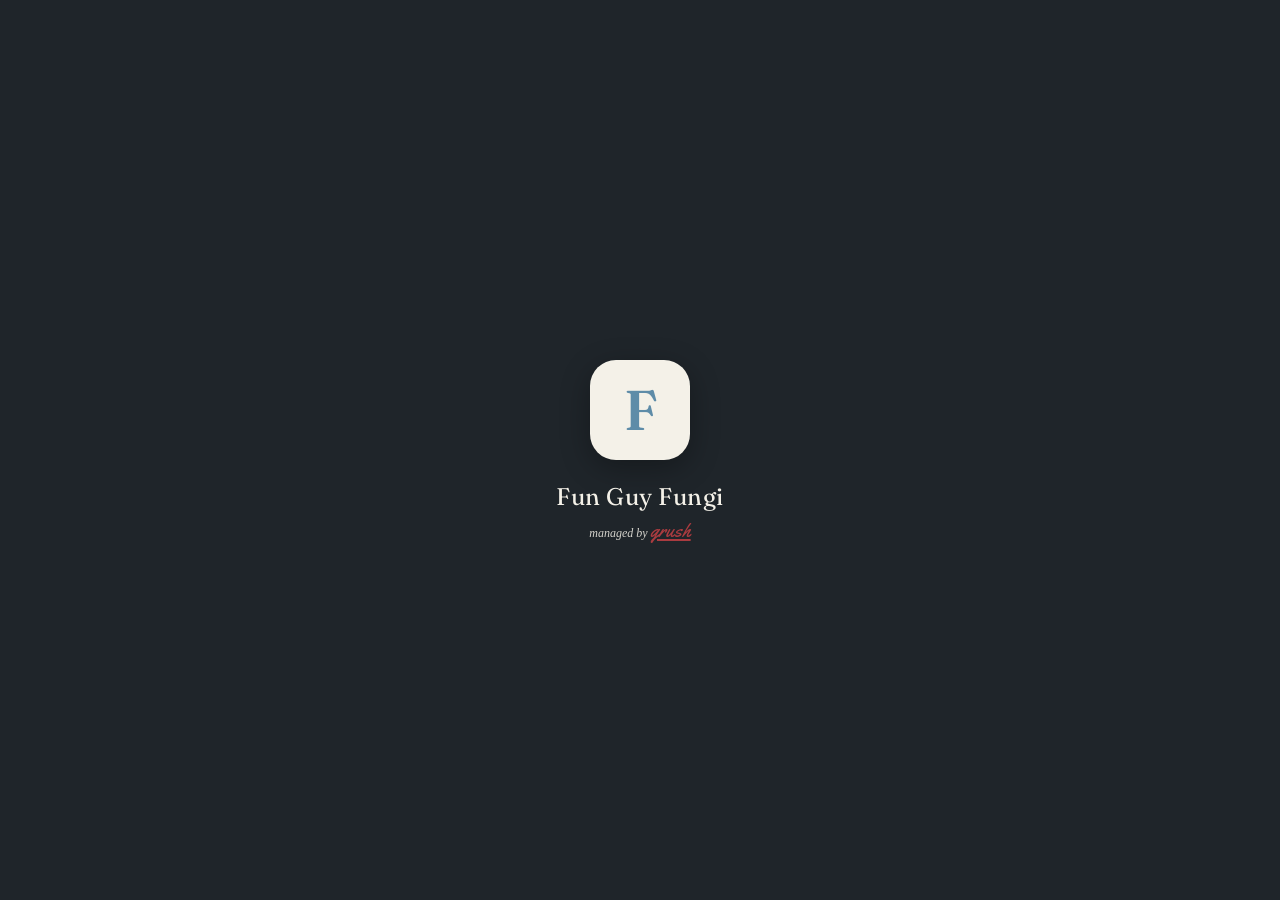
<file: index.html>
<!DOCTYPE html>
<html lang="en">
<head>
<meta charset="UTF-8">
<meta name="viewport" content="width=device-width, initial-scale=1.0, maximum-scale=1.0, user-scalable=no">
<title>Fun Guy Fungi · managed by grush</title>
<link rel="preconnect" href="https://fonts.googleapis.com">
<link href="https://fonts.googleapis.com/css2?family=Fraunces:opsz,wght@9..144,400;9..144,600&family=Source+Sans+3:wght@300;400;600;700&family=Yellowtail&display=swap" rel="stylesheet">
<style>
  :root{
    --ink:#F0EDE2; --ink-soft:#97a3ac; --paper:#1f252a; --card:#29313a;
    --line:#384049; --line-strong:#4a535c;
    --green:#5e8ca8; --green-d:#1f252a; --leaf:#89aec4;
    --amber:#C9973F;
    --shadow:0 1px 0 rgba(32,38,28,.04), 0 2px 8px rgba(32,38,28,.06);
  }
  *{box-sizing:border-box; -webkit-tap-highlight-color:transparent;}
  html,body{margin:0; padding:0; height:100%;}
  body{
    font-family:'Source Sans 3',system-ui,sans-serif; color:var(--ink);
    background:var(--paper); overscroll-behavior:none; -webkit-font-smoothing:antialiased;
  }
  h1,h2,h3{font-family:'Fraunces',Georgia,serif; font-weight:600; margin:0;}
  button{font-family:inherit; cursor:pointer;}

  /* ---------- splash ---------- */
  #splash{position:fixed; inset:0; background:var(--green-d); display:flex; flex-direction:column;
    align-items:center; justify-content:center; z-index:200; transition:opacity .6s ease; color:#f4f1e8;}
  #splash.gone{opacity:0; pointer-events:none;}
  #splash .mark{width:100px; height:100px; border-radius:26px; background:#f4f1e8; display:flex;
    align-items:center; justify-content:center; font-family:'Fraunces',serif; font-weight:600;
    font-size:56px; color:var(--green); box-shadow:0 8px 30px rgba(0,0,0,.3);
    animation:pop .6s cubic-bezier(.2,.9,.3,1.4);}
  #splash .wm{margin-top:22px; font-family:'Fraunces',serif; font-size:24px; letter-spacing:.5px; opacity:0; animation:fadein .7s ease .35s forwards; text-align:center;}
  #splash .wm small{display:block; font-family:'Source Sans 3'; font-size:12px; letter-spacing:4px; text-transform:uppercase; opacity:.65; margin-top:6px;}
  @keyframes pop{0%{transform:scale(.4); opacity:0;}100%{transform:scale(1); opacity:1;}}
  @keyframes fadein{to{opacity:1;}}

  /* ---------- hero (role fork) ---------- */
  #hero{position:fixed; inset:0; background:var(--paper); z-index:150; display:none;
    flex-direction:column; align-items:center; justify-content:center; padding:32px; text-align:center;}
  #hero.show{display:flex; animation:fadein .5s ease;}
  #hero .mark{width:76px; height:76px; border-radius:20px; background:var(--green); color:#f4f1e8;
    display:flex; align-items:center; justify-content:center; font-family:'Fraunces',serif; font-weight:600; font-size:40px;}
  #hero h1{font-size:32px; margin:16px 0 2px;}
  #hero .sub{color:var(--ink-soft); margin:0 0 40px; font-size:15px; letter-spacing:2px; text-transform:uppercase;}
  .role-btn{width:100%; max-width:360px; min-height:82px; border-radius:20px; border:none;
    display:flex; align-items:center; gap:18px; padding:0 24px; margin-bottom:16px; box-shadow:var(--shadow);
    font-size:21px; font-weight:600; text-align:left; transition:transform .1s;}
  .role-btn:active{transform:scale(.98);}
  .role-btn .ic{font-size:34px; flex:0 0 auto;}
  .role-btn small{display:block; font-weight:400; font-size:13px; opacity:.8; margin-top:3px;}
  .role-staff{background:var(--green); color:#fff;}
  .role-visitor{background:var(--card); color:var(--ink); border:1.5px solid var(--line-strong);}
  .langrow{margin-top:24px; display:flex; gap:8px;}
  .lang-pill{border:1.5px solid var(--line-strong); background:var(--card); color:var(--ink-soft);
    border-radius:999px; padding:9px 18px; font-size:14px; font-weight:600;}
  .lang-pill.on{background:var(--green); color:#0f161c; border-color:var(--green);}
  .tiny{margin-top:22px; font-size:12px; color:var(--ink-soft); opacity:.7;}
  .mbg{display:block; font-family:Georgia,serif; font-style:italic; font-size:12px;
    letter-spacing:0; text-transform:none; opacity:.85; margin-top:10px;}
  .grush-sig{font-family:'Yellowtail',cursive; font-style:normal; font-size:20px; line-height:1; text-decoration:underline; text-underline-offset:2px; cursor:pointer;}
  #splash .grush-sig{color:#C34044;}
  #hero .grush-sig{color:#C34044;}
</style>
<script src="i18n.js"></script>
</head>
<body>

<div id="splash">
  <div class="mark">F</div>
  <div class="wm">Fun Guy Fungi<span class="mbg">managed by <a href="https://getgrush.com" class="grush-sig">grush</a></span></div>
</div>

<div id="hero">
  <div class="mark">F</div>
  <h1>Fun Guy Fungi</h1>
  <div class="sub"><span class="mbg" style="margin-top:2px">managed by <a href="https://getgrush.com" class="grush-sig">grush</a></span></div>
  <button class="role-btn role-staff" onclick="chooseRole('staff')">
    <span class="ic">&#127793;</span>
    <span><span data-i18n="role.staff">Staff</span><small data-i18n="role.staff_sub">Log work, tasks &amp; supplies</small></span>
  </button>
  <button class="role-btn role-visitor" onclick="chooseRole('visitor')">
    <span class="ic">&#128065;</span>
    <span><span data-i18n="role.visitor">Visitor</span><small data-i18n="role.visitor_sub">Explore the farm</small></span>
  </button>
  <div class="langrow"><span data-lang-switch></span></div>
  <div class="tiny" data-i18n="role.tiny">Tap to choose &mdash; we&rsquo;ll remember next time.</div>
</div>

<script>
/* Splash → role chooser (always). Language pref remembered. */
window.addEventListener('load', function(){
  // set language pill highlight from stored pref (default en)
  var lang = localStorage.getItem('fgf_lang') || 'en';
  var pill = document.querySelector('.lang-pill[data-lang="'+lang+'"]');
  if(pill) pill.classList.add('on');
  if(typeof applyI18n==='function') applyI18n(lang);

  setTimeout(function(){
    document.getElementById('splash').classList.add('gone');
    document.getElementById('hero').classList.add('show');
  }, 1400);
});

function setLang(l, el){
  localStorage.setItem('fgf_lang', l);
  document.querySelectorAll('.lang-pill').forEach(function(p){ p.classList.remove('on'); });
  if(el) el.classList.add('on');
  if(typeof applyI18n==='function') applyI18n(l);
}

function chooseRole(r){
  localStorage.setItem('fgf_role', r);
  if(r === 'staff'){ go('/app.html'); }
  else { go('/visitor.html'); }
}

function go(url){ window.location.href = url; }
</script>
</body>
</html>
</file>
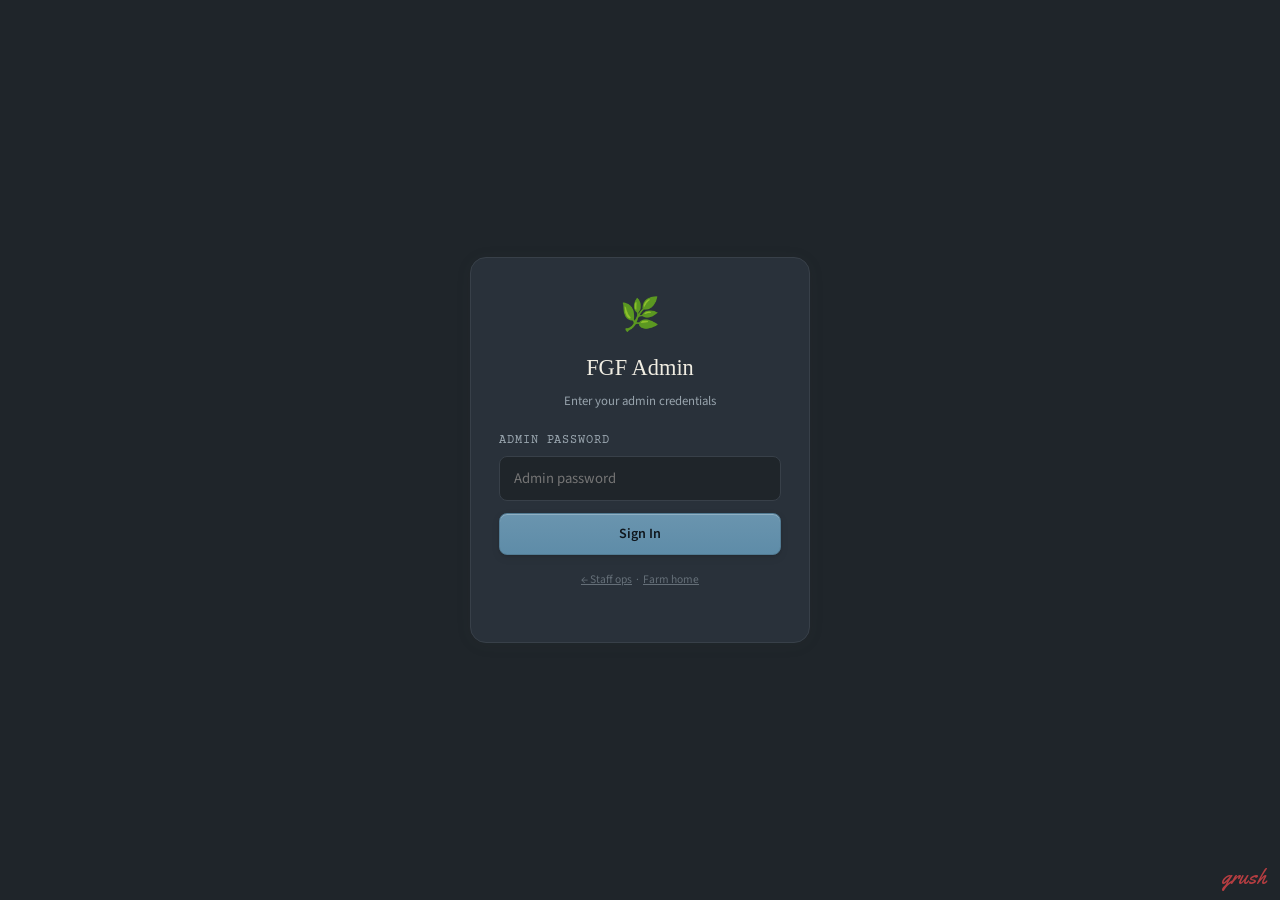
<file: admin.html>
<!DOCTYPE html>
<html lang="en">
<head>
<meta charset="UTF-8">
<meta name="viewport" content="width=device-width, initial-scale=1.0">
<title>FGF Admin — Fun Guy Fungi</title>
<link rel="icon" type="image/svg+xml" href="fgf-logo.svg">
<link rel="stylesheet" href="lfg-theme.css">
<script>
(function(){try{
  var m = localStorage.getItem('lfg-mode');
  if (m === 'dark') document.documentElement.setAttribute('data-mode','dark');
}catch(e){}})();
</script>
<style>
@import url('https://fonts.googleapis.com/css2?family=IM+Fell+English:ital@0;1&family=Source+Sans+3:wght@300;400;600&family=Courier+Prime&display=swap');

body { display:flex; flex-direction:column; align-items:center; background:var(--bg); margin:0; min-height:100vh; }

.shell { width:100%; max-width:800px; min-height:100vh; display:flex; flex-direction:column; }

/* ── AUTH WALL ── */
.auth-wall { flex:1; display:flex; align-items:center; justify-content:center; padding:40px 24px; }
.auth-card { background:var(--card); border:var(--border-w) solid var(--card-border); border-radius:16px; padding:32px 28px; max-width:340px; width:100%; text-align:center; box-shadow:var(--shadow); }
.auth-card h2 { font-family:'IM Fell English',serif; font-size:1.4rem; margin:0 0 6px; }
.auth-card p { font-size:0.8rem; color:var(--ink-soft); margin:0 0 20px; }

/* ── HEADER ── */
.admin-header { background:var(--surface); padding:14px 24px 0; border-bottom:var(--border-w) solid var(--card-border); position:sticky; top:0; z-index:50; }
.admin-header-top { display:flex; align-items:center; justify-content:space-between; padding-bottom:10px; gap:12px; }
.admin-header h1 { font-family:'IM Fell English',serif; font-size:1.2rem; color:var(--ink); margin:0; display:flex; align-items:center; gap:8px; }
.admin-header h1 span { font-size:0.65rem; font-family:'Courier Prime',monospace; opacity:0.6; text-transform:uppercase; letter-spacing:0.08em; }
.header-controls { display:flex; gap:8px; align-items:center; }

/* ── DASHBOARD ── */
.dashboard { padding:20px 24px; display:flex; flex-direction:column; gap:20px; }

.stat-grid { display:grid; grid-template-columns:repeat(2,1fr); gap:10px; }
@media(min-width:600px){ .stat-grid { grid-template-columns:repeat(4,1fr); } }

.stat-card { background:var(--card); border:var(--border-w) solid var(--card-border); border-radius:10px; padding:16px; text-align:center; cursor:pointer; transition:transform 150ms ease, box-shadow 150ms ease; }
.stat-card:hover { transform:translateY(-1px); box-shadow:0 4px 14px rgba(0,0,0,0.10); }
.stat-card.alert { border-color:var(--alert); }
.stat-num { font-family:'Courier Prime',monospace; font-size:2rem; font-weight:700; color:var(--ink); line-height:1; }
.stat-card.alert .stat-num { color:var(--alert); }
.stat-label { font-size:0.7rem; color:var(--ink-soft); text-transform:uppercase; letter-spacing:0.06em; margin-top:4px; font-family:'Courier Prime',monospace; }

/* ── NAV TABS ── */
.tab-bar { display:flex; gap:2px; overflow-x:auto; scrollbar-width:none; padding-bottom:1px; }
.tab-bar::-webkit-scrollbar { display:none; }
.tab-btn { font-family:'Courier Prime',monospace; font-size:0.7rem; text-transform:uppercase; letter-spacing:0.06em; padding:10px 14px; border:none; background:none; color:var(--ink-soft); opacity:0.65; cursor:pointer; border-bottom:2px solid transparent; white-space:nowrap; transition:opacity 150ms, color 150ms; }
.tab-btn.active { opacity:1; color:var(--ink); border-bottom-color:var(--accent); }
.tab-btn:hover { opacity:0.9; }

/* ── PANELS ── */
.tab-panel { display:none; flex:1; padding:24px; flex-direction:column; gap:16px; }
.tab-panel.active { display:flex; }

/* ── CARDS ── */
.card { background:var(--card); border:var(--border-w) solid var(--card-border); border-radius:12px; padding:20px; display:flex; flex-direction:column; gap:12px; box-shadow:var(--shadow); }
.card h3 { font-family:'IM Fell English',serif; font-size:1.05rem; color:var(--ink); margin:0; }

/* ── FORM LAYOUT ── */
.form-row { display:grid; grid-template-columns:1fr 1fr; gap:12px; }
@media(max-width:520px){ .form-row { grid-template-columns:1fr; } }

/* ── BUTTONS ── */
.btn { display:inline-flex; align-items:center; justify-content:center; gap:6px; border:1px solid transparent; border-radius:8px; padding:10px 18px; font-size:0.88rem; font-weight:600; font-family:var(--font-body); cursor:pointer; transition:transform 150ms ease, box-shadow 150ms ease; }
.btn:active { transform:scale(0.98); }
.btn:disabled { opacity:0.5; cursor:not-allowed; }

.btn-primary { background:linear-gradient(180deg, color-mix(in srgb,var(--accent) 100%,white 8%), var(--accent)); color:var(--on-accent); border-color:color-mix(in srgb,var(--accent) 100%,black 14%); box-shadow:0 1px 2px rgba(0,0,0,0.10),0 3px 8px rgba(0,0,0,0.08),inset 0 1px 0 rgba(255,255,255,0.25); }
.btn-primary:hover { transform:translateY(-1px); }

.btn-danger { background:linear-gradient(180deg, color-mix(in srgb,var(--alert) 100%,white 8%), var(--alert)); color:var(--on-alert); border-color:color-mix(in srgb,var(--alert) 100%,black 14%); font-size:0.78rem; padding:7px 13px; }
.btn-danger:hover { transform:translateY(-1px); }

.btn-success { background:linear-gradient(180deg,#5B7A50,#3e5e70); color:#fff; border-color:#35503A; font-size:0.78rem; padding:7px 13px; }
.btn-success:hover { transform:translateY(-1px); }

.btn-ghost { background:transparent; color:var(--ink); border:1px solid color-mix(in srgb,var(--ink) 22%,transparent); font-size:0.78rem; padding:7px 13px; }
.btn-ghost:hover { background:color-mix(in srgb,var(--ink) 6%,transparent); transform:translateY(-1px); }

.btn-sm { font-size:0.75rem; padding:6px 12px; }

/* ── DATA LIST ── */
.section-label { font-family:'Courier Prime',monospace; font-size:0.65rem; text-transform:uppercase; letter-spacing:0.1em; color:var(--ink-soft); opacity:0.7; }

.data-list { display:flex; flex-direction:column; gap:8px; }

.data-row { background:var(--surface); border:var(--border-w) solid var(--card-border); border-radius:8px; padding:12px 16px; display:flex; justify-content:space-between; align-items:flex-start; gap:12px; }
.data-row.overdue { border-color:var(--alert); }
.data-row .row-main { flex:1; min-width:0; }
.data-row .row-title { font-size:0.9rem; font-weight:600; color:var(--ink); }
.data-row .row-sub { font-size:0.72rem; color:var(--ink-soft); opacity:0.8; margin-top:3px; font-family:'Courier Prime',monospace; }
.data-row .row-actions { display:flex; gap:6px; flex-shrink:0; flex-wrap:wrap; justify-content:flex-end; align-items:center; }

/* ── BADGES ── */
.badge { font-family:'Courier Prime',monospace; font-size:0.6rem; text-transform:uppercase; letter-spacing:0.06em; padding:2px 7px; border-radius:4px; white-space:nowrap; }
.badge-new     { background:var(--accent); color:var(--on-accent); }
.badge-done    { background:var(--card-border); color:var(--ink-soft); }
.badge-urgent  { background:var(--alert); color:var(--on-alert); }
.badge-routine { background:var(--surface); border:1px solid var(--card-border); color:var(--ink-soft); }
.badge-core    { background:#3A5A4A; color:#fff; }
.badge-visit   { background:var(--accent-2); color:#fff; }

/* ── RECURRING FIELDS ── */
.recurring-fields { display:none; flex-direction:column; gap:12px; padding:14px; background:var(--surface); border-radius:8px; border:var(--border-w) solid var(--card-border); }
.recurring-fields.visible { display:flex; }

.day-checkboxes { display:flex; gap:8px; flex-wrap:wrap; }
.day-check { display:flex; align-items:center; gap:5px; font-size:0.82rem; cursor:pointer; }
.day-check input { width:15px; height:15px; accent-color:var(--accent); cursor:pointer; }

/* ── COMPLETE PROMPT ── */
.name-prompt { background:var(--surface); border:var(--border-w) solid var(--card-border); border-radius:12px; padding:16px; display:none; flex-direction:column; gap:10px; }
.name-prompt.visible { display:flex; }
.name-prompt p { font-size:0.82rem; color:var(--ink-soft); margin:0; }

/* ── INVENTORY GRID ── */
.inventory-grid { display:grid; grid-template-columns:1fr 1fr; gap:8px; }
@media(max-width:480px){ .inventory-grid { grid-template-columns:1fr; } }
.inv-card { background:var(--surface); border:var(--border-w) solid var(--card-border); border-radius:8px; padding:14px; display:flex; flex-direction:column; gap:4px; }
.inv-card.low { border-color:var(--alert); }
.inv-card .inv-name { font-size:0.88rem; font-weight:600; color:var(--ink); }
.inv-card .inv-qty { font-family:'Courier Prime',monospace; font-size:1.4rem; color:var(--ink); }
.inv-card.low .inv-qty { color:var(--alert); }
.inv-card .inv-sub { font-size:0.68rem; color:var(--ink-soft); opacity:0.7; }

/* ── AREAS ── */
.area-type-badge { font-size:0.62rem; font-family:'Courier Prime',monospace; text-transform:uppercase; letter-spacing:0.05em; padding:2px 6px; border-radius:4px; background:var(--mist); color:var(--ink-soft); }

/* ── EMPTY / SPINNER ── */
.empty-state { text-align:center; padding:32px; color:var(--ink-soft); opacity:0.6; font-size:0.85rem; font-style:italic; }
.spinner { display:inline-block; width:14px; height:14px; border:2px solid var(--card-border); border-top-color:var(--accent); border-radius:50%; animation:spin 0.6s linear infinite; vertical-align:middle; margin-right:6px; }
@keyframes spin { to { transform:rotate(360deg); } }

/* ── TOAST ── */
.toast { position:fixed; bottom:24px; left:50%; transform:translateX(-50%) translateY(80px); background:var(--surface); color:var(--ink); padding:12px 22px; border-radius:24px; font-size:0.85rem; font-family:'Courier Prime',monospace; transition:transform 0.3s ease; z-index:999; white-space:nowrap; border:var(--border-w) solid var(--card-border); box-shadow:0 4px 16px rgba(0,0,0,0.12); }
.toast.show { transform:translateX(-50%) translateY(0); }

/* ── MODE TOGGLE ── */
.mode-toggle { width:36px; height:36px; border-radius:50%; background:var(--card); color:var(--ink-soft); border:var(--border-w) solid var(--card-border); font-size:15px; cursor:pointer; display:flex; align-items:center; justify-content:center; flex-shrink:0; transition:transform 150ms ease; }
.mode-toggle:hover { transform:translateY(-1px); color:var(--ink); }

/* ── COMPLETION LOG VIEW ── */
.completion-log { display:flex; flex-direction:column; gap:6px; max-height:300px; overflow-y:auto; }
.comp-row { background:var(--surface); border:var(--border-w) solid var(--card-border); border-radius:6px; padding:10px 14px; font-size:0.8rem; display:flex; justify-content:space-between; gap:8px; }
.comp-row .comp-who { font-weight:600; color:var(--ink); }
.comp-row .comp-when { font-family:'Courier Prime',monospace; color:var(--ink-soft); opacity:0.75; font-size:0.7rem; }

.rv-card{display:flex;gap:12px;align-items:flex-start;padding:12px;border:1px solid var(--line,#dcdcdc);border-radius:10px;margin-bottom:10px;background:var(--card,#fff);}
.rv-thumb{width:72px;height:72px;border-radius:8px;object-fit:cover;flex:0 0 auto;}
.rv-main{flex:1;min-width:0;display:flex;flex-direction:column;gap:6px;}
.rv-selects{display:flex;gap:6px;}
.rv-card input,.rv-card select{width:100%;min-width:0;padding:7px;border:1px solid var(--line,#ccc);border-radius:6px;font-size:13px;background:var(--bg,#fff);color:var(--ink,#111);font-family:inherit;}
.rv-actions{display:flex;flex-direction:column;gap:6px;flex:0 0 auto;}
</style>
<link href="https://fonts.googleapis.com/css2?family=Yellowtail&display=swap" rel="stylesheet">
</head>
<body>
<div class="shell">

  <!-- ── AUTH WALL ── -->
  <div class="auth-wall" id="auth-wall">
    <div class="auth-card">
      <div style="font-size:2rem;margin-bottom:8px;">🌿</div>
      <h2>FGF Admin</h2>
      <p>Enter your admin credentials</p>
      <div class="form-group" style="margin-bottom:12px;text-align:left;">
        <label>Admin Password</label>
        <input type="password" id="auth-pw" placeholder="Admin password" autocomplete="off">
      </div>
      <button class="btn btn-primary" style="width:100%;" onclick="doAuth()">Sign In</button>
      <p style="margin-top:16px;font-size:0.72rem;opacity:0.55;">
        <a href="/app.html" style="color:var(--ink-soft);">← Staff ops</a>
        &nbsp;·&nbsp;
        <a href="/" style="color:var(--ink-soft);">Farm home</a>
      </p>
    </div>
  </div>

  <!-- ── MAIN UI ── -->
  <div id="main-ui" style="display:none;flex-direction:column;flex:1;width:100%;">

    <div class="admin-header">
      <div class="admin-header-top">
        <h1>🌿 FGF Admin <span>Fun Guy Fungi</span></h1>
        <div class="header-controls">
          <button class="mode-toggle" onclick="toggleMode()" aria-label="Toggle dark mode">☀</button>
          <button class="btn btn-ghost btn-sm" onclick="signOut()">Sign out</button>
        </div>
      </div>
      <div class="tab-bar">
        <button class="tab-btn active" onclick="switchTab('review',this);loadReview()">Review <span class="badge" id="review-count" style="display:none"></span></button>
        <button class="tab-btn" onclick="switchTab('dashboard',this)">Dashboard</button>
        <button class="tab-btn" onclick="switchTab('tasks',this)">Tasks</button>
        <button class="tab-btn" onclick="switchTab('areas',this)">Areas</button>
        <button class="tab-btn" onclick="switchTab('inventory',this)">Inventory</button>
        <button class="tab-btn" onclick="switchTab('reports',this)">Reports</button>
        <button class="tab-btn" onclick="switchTab('requests',this)">Requests</button>
        <button class="tab-btn" onclick="switchTab('log',this)">Field Log</button>
        <button class="tab-btn" onclick="switchTab('comments',this)">Comments</button>
        <button class="tab-btn" onclick="switchTab('completions',this)">Task Log</button>
      </div>
    </div>

    <!-- ══ DASHBOARD ══ -->
    <div class="tab-panel active" id="tab-review">
      <div class="section-label">Review queue</div>
      <div class="data-list" id="review-list"><div class="empty-state"><span class="spinner"></span> Loading…</div></div>
    </div>

    <div class="tab-panel" id="tab-dashboard">
      <div class="stat-grid" id="stat-grid">
        <div class="stat-card" onclick="switchTab('tasks',document.querySelectorAll('.tab-btn')[1])">
          <div class="stat-num" id="stat-tasks">—</div>
          <div class="stat-label">Tasks today</div>
        </div>
        <div class="stat-card alert" onclick="switchTab('reports',document.querySelectorAll('.tab-btn')[4])">
          <div class="stat-num" id="stat-reports">—</div>
          <div class="stat-label">Open reports</div>
        </div>
        <div class="stat-card" onclick="switchTab('requests',document.querySelectorAll('.tab-btn')[5])">
          <div class="stat-num" id="stat-requests">—</div>
          <div class="stat-label">Requests</div>
        </div>
        <div class="stat-card alert" onclick="switchTab('inventory',document.querySelectorAll('.tab-btn')[3])">
          <div class="stat-num" id="stat-low">—</div>
          <div class="stat-label">Low stock</div>
        </div>
      </div>

      <div class="section-label">Quick Links</div>
      <div style="display:flex;gap:8px;flex-wrap:wrap;">
        <a href="/calendar.html" target="_blank" class="btn btn-ghost btn-sm" style="text-decoration:none;">📅 Farm Calendar</a>
        <a href="/app.html" target="_blank" class="btn btn-ghost btn-sm" style="text-decoration:none;">← Staff App</a>
        <a href="/data.html" target="_blank" class="btn btn-ghost btn-sm" style="text-decoration:none;">📊 Data Dashboard</a>
      </div>

      <div class="section-label">Overdue / Due Today</div>
      <div class="data-list" id="dash-tasks"><div class="empty-state"><span class="spinner"></span> Loading…</div></div>

      <div class="section-label">Site Settings</div>
      <div class="card" style="display:flex;justify-content:space-between;align-items:center;gap:16px;">
        <div>
          <div style="font-size:0.9rem;font-weight:600;color:var(--ink);">Support the Farm (Donations)</div>
          <div style="font-size:0.72rem;color:var(--ink-soft);margin-top:2px;">Show or hide the donate button on the public guest page</div>
          <div style="margin-top:8px;">
            <label style="font-size:0.72rem;color:var(--ink-soft);text-transform:uppercase;letter-spacing:0.06em;font-family:'Courier Prime',monospace;">Donation URL</label>
            <input type="text" id="donations-url-input" placeholder="https://venmo.com/yourname" style="margin-top:4px;width:100%;background:var(--bg);border:var(--border-w) solid var(--card-border);border-radius:6px;padding:8px 10px;font-size:0.85rem;color:var(--ink);outline:none;">
          </div>
        </div>
        <div style="display:flex;flex-direction:column;align-items:center;gap:8px;flex-shrink:0;">
          <div id="donations-status" style="font-family:'Courier Prime',monospace;font-size:0.65rem;text-transform:uppercase;letter-spacing:0.06em;color:var(--ink-soft);">—</div>
          <button id="donations-toggle-btn" class="btn btn-ghost btn-sm" onclick="toggleDonations()" style="min-width:80px;">—</button>
        </div>
      </div>

      <div class="section-label">Recent Field Log</div>
      <div class="data-list" id="dash-log"><div class="empty-state"><span class="spinner"></span> Loading…</div></div>
    </div>

    <!-- ══ TASKS ══ -->
    <div class="tab-panel" id="tab-tasks">
      <div class="card">
        <h3>Add a Task</h3>
        <div class="form-row">
          <div class="form-group">
            <label>Task Title *</label>
            <input type="text" id="t-title" placeholder="e.g. Water all Zone 2 beds">
          </div>
          <div class="form-group">
            <label>Area (optional)</label>
            <select id="t-area"><option value="">Farm-wide</option></select>
          </div>
        </div>
        <div class="form-group">
          <label>Instructions (shown to staff when they tap the task)</label>
          <textarea id="t-instructions" placeholder="Step-by-step details, safety notes, tools needed…" style="min-height:80px;"></textarea>
        </div>
        <div class="form-row">
          <div class="form-group">
            <label>Recurrence</label>
            <select id="t-recurrence" onchange="toggleRecurringFields()">
              <option value="visit">Every visit (Mon &amp; Fri)</option>
              <option value="weekly">Weekly — specific day</option>
              <option value="biweekly">Multiple days per week</option>
              <option value="interval">Every N days</option>
              <option value="one_time">One-time</option>
              <option value="seasonal">Seasonal (date range)</option>
            </select>
          </div>
          <div class="form-group">
            <label>Priority (1=highest)</label>
            <select id="t-priority">
              <option value="1">1 — Critical</option>
              <option value="2">2 — High</option>
              <option value="3" selected>3 — Normal</option>
              <option value="4">4 — Low</option>
              <option value="5">5 — Whenever</option>
            </select>
          </div>
        </div>
        <div class="form-row">
          <div class="form-group">
            <label>Sort Order <span style="font-weight:400;opacity:0.6;">(position in list — lower = earlier)</span></label>
            <input type="number" id="t-sort-order" placeholder="99" min="1" max="999" value="99">
          </div>
        </div>

        <div class="recurring-fields" id="recurring-fields">
          <!-- Weekly -->
          <div id="rf-weekly" style="display:none;">
            <div class="form-group">
              <label>Which day?</label>
              <select id="t-weekly-day">
                <option>Monday</option><option>Tuesday</option><option>Wednesday</option>
                <option>Thursday</option><option>Friday</option><option>Saturday</option><option>Sunday</option>
              </select>
            </div>
          </div>
          <!-- Biweekly -->
          <div id="rf-biweekly" style="display:none;">
            <div class="form-group">
              <label>Which days?</label>
              <div class="day-checkboxes">
                <label class="day-check"><input type="checkbox" value="Monday"> Mon</label>
                <label class="day-check"><input type="checkbox" value="Tuesday"> Tue</label>
                <label class="day-check"><input type="checkbox" value="Wednesday"> Wed</label>
                <label class="day-check"><input type="checkbox" value="Thursday"> Thu</label>
                <label class="day-check"><input type="checkbox" value="Friday"> Fri</label>
                <label class="day-check"><input type="checkbox" value="Saturday"> Sat</label>
                <label class="day-check"><input type="checkbox" value="Sunday"> Sun</label>
              </div>
            </div>
          </div>
          <!-- Interval -->
          <div id="rf-interval" style="display:none;">
            <div class="form-group">
              <label>Every how many days?</label>
              <input type="number" id="t-interval" placeholder="14" min="1" max="365">
            </div>
          </div>
          <!-- One-time -->
          <div id="rf-onetime" style="display:none;">
            <div class="form-group">
              <label>Due date</label>
              <input type="date" id="t-due-date">
            </div>
          </div>
          <!-- Seasonal -->
          <div id="rf-seasonal" style="display:none;">
            <div class="form-row">
              <div class="form-group">
                <label>Season start</label>
                <input type="date" id="t-season-start">
              </div>
              <div class="form-group">
                <label>Season end</label>
                <input type="date" id="t-season-end">
              </div>
            </div>
          </div>
        </div>

        <div style="display:flex;align-items:center;gap:10px;">
          <label class="day-check"><input type="checkbox" id="t-core"> <span style="font-size:0.85rem;font-weight:600;">Core task</span> <span style="font-size:0.75rem;color:var(--ink-soft);margin-left:4px;">(always pinned to top)</span></label>
        </div>
        <button class="btn btn-primary" onclick="addTask()">Add Task</button>
        <button class="btn btn-ghost" id="task-cancel-btn" style="display:none;" onclick="cancelTaskEdit()">Cancel edit</button>
      </div>

      <div class="section-label">All Active Tasks</div>
      <div class="data-list" id="tasks-list"><div class="empty-state"><span class="spinner"></span> Loading…</div></div>

      <div class="name-prompt" id="name-prompt">
        <p>Who is completing this task?</p>
        <div class="form-group">
          <input type="text" id="completer-name" placeholder="First name">
        </div>
        <div class="form-group">
          <label>Optional note</label>
          <input type="text" id="completer-note" placeholder="Any observations…">
        </div>
        <div style="display:flex;gap:8px;">
          <button class="btn btn-success" style="flex:1;" onclick="confirmComplete()">✓ Mark Done</button>
          <button class="btn btn-ghost" onclick="cancelComplete()">Cancel</button>
        </div>
      </div>
    </div>

    <!-- ══ AREAS ══ -->
    <div class="tab-panel" id="tab-areas">
      <div class="card">
        <h3>Add / Edit Growing Area</h3>
        <input type="hidden" id="area-edit-id">
        <div class="form-row">
          <div class="form-group">
            <label>Area Name *</label>
            <input type="text" id="area-name" placeholder="e.g. Bed 1A, Naval Orange Grove">
          </div>
          <div class="form-group">
            <label>Type *</label>
            <select id="area-type">
              <option value="raised_bed">Raised Bed</option>
              <option value="tree">Tree</option>
              <option value="shrub">Shrub / Bush</option>
              <option value="ground">Ground Planting</option>
              <option value="container">Container</option>
              <option value="other">Other</option>
            </select>
          </div>
        </div>
        <div class="form-row">
          <div class="form-group">
            <label>Zone / Group</label>
            <input type="text" id="area-zone" placeholder="e.g. Zone 1, Orchard, Perimeter">
          </div>
          <div class="form-group">
            <label>Manager</label>
            <input type="text" id="area-manager" placeholder="First Last">
          </div>
        </div>
        <div class="form-group">
          <label>Description / Notes</label>
          <textarea id="area-desc" placeholder="Dimensions, soil mix, history…" style="min-height:60px;"></textarea>
        </div>
        <div class="form-group">
          <label>Bible Passage or Blessing</label>
          <textarea id="area-blessing" placeholder="Verse shown on this area's page…" style="min-height:60px;"></textarea>
        </div>
        <div class="form-group">
          <label>Reference (e.g. Psalm 24:1)</label>
          <input type="text" id="area-blessing-ref" placeholder="Psalm 24:1">
        </div>
        <div style="display:flex;gap:8px;">
          <button class="btn btn-primary" style="flex:1;" onclick="saveArea()">Save Area</button>
          <button class="btn btn-ghost" id="area-cancel-btn" style="display:none;" onclick="cancelAreaEdit()">Cancel edit</button>
        </div>
      </div>

      <div class="section-label">Container Zones</div>
      <div class="data-list" id="areas-list"><div class="empty-state"><span class="spinner"></span> Loading…</div></div>
    </div>

    <!-- ══ INVENTORY ══ -->
    <div class="tab-panel" id="tab-inventory">
      <div class="card">
        <h3>Add / Update Item</h3>
        <input type="hidden" id="inv-edit-id">
        <div class="form-row">
          <div class="form-group">
            <label>Item Name *</label>
            <input type="text" id="inv-name" placeholder="e.g. Compost bags">
          </div>
          <div class="form-group">
            <label>Category</label>
            <select id="inv-cat">
              <option>Soil &amp; Amendments</option>
              <option>Seeds &amp; Starts</option>
              <option>Irrigation</option>
              <option>Hand Tools</option>
              <option>Power Equipment</option>
              <option>Pest Control</option>
              <option>Other</option>
            </select>
          </div>
        </div>
        <div class="form-row">
          <div class="form-group">
            <label>Quantity</label>
            <input type="number" id="inv-qty" placeholder="0" min="0">
          </div>
          <div class="form-group">
            <label>Unit</label>
            <input type="text" id="inv-unit" placeholder="bags / units / rolls">
          </div>
        </div>
        <div class="form-row">
          <div class="form-group">
            <label>Par Level (reorder point)</label>
            <input type="number" id="inv-par" placeholder="0" min="0">
          </div>
          <div class="form-group">
            <label>Notes</label>
            <input type="text" id="inv-notes" placeholder="Storage location, vendor…">
          </div>
        </div>
        <div style="display:flex;gap:8px;">
          <button class="btn btn-primary" style="flex:1;" onclick="saveInventoryItem()">Save Item</button>
          <button class="btn btn-ghost" id="inv-cancel-btn" style="display:none;" onclick="cancelInvEdit()">Cancel edit</button>
        </div>
      </div>

      <div class="section-label">Current Inventory</div>
      <div id="inventory-list"><div class="empty-state"><span class="spinner"></span> Loading…</div></div>
    </div>

    <!-- ══ REPORTS ══ -->
    <div class="tab-panel" id="tab-reports">
      <div class="section-label">Open Damage Reports</div>
      <div class="data-list" id="reports-list"><div class="empty-state"><span class="spinner"></span> Loading…</div></div>

      <div class="card" style="margin-top:4px;">
        <h3>Submit a Report</h3>
        <div class="form-row">
          <div class="form-group">
            <label>Your Name</label>
            <input type="text" id="rpt-name" placeholder="First name">
          </div>
          <div class="form-group">
            <label>Area</label>
            <select id="rpt-area"><option value="">General Farm</option></select>
          </div>
        </div>
        <div class="form-group">
          <label>Issue Type</label>
          <select id="rpt-type">
            <option>Damaged structure or materials</option>
            <option>Pest or disease signs</option>
            <option>Irrigation problem</option>
            <option>Vandalism</option>
            <option>Other</option>
          </select>
        </div>
        <div class="form-group">
          <label>Description *</label>
          <textarea id="rpt-desc" placeholder="Describe what you observed…"></textarea>
        </div>
        <button class="btn btn-primary" onclick="submitReport()">Submit Report</button>
      </div>
    </div>

    <!-- ══ REQUESTS ══ -->
    <div class="tab-panel" id="tab-requests">
      <div class="section-label">Open Requests</div>
      <div class="data-list" id="requests-list"><div class="empty-state"><span class="spinner"></span> Loading…</div></div>
    </div>

    <!-- ══ FIELD LOG ══ -->
    <div class="tab-panel" id="tab-log">
      <div class="card">
        <h3>Add Log Entry</h3>
        <div class="form-row">
          <div class="form-group">
            <label>Area / Location</label>
            <select id="log-area"><option value="">General Farm</option></select>
          </div>
          <div class="form-group" style="align-self:flex-end;">
            <button class="btn btn-primary" style="width:100%;" onclick="submitLog()">Add Entry</button>
          </div>
        </div>
        <div class="form-group">
          <label>What did you observe or do? *</label>
          <textarea id="log-note" placeholder="Transplanted seedlings, watered Zone 2, spotted aphids on 1C…"></textarea>
        </div>
      </div>
      <div class="section-label">Recent Entries</div>
      <div class="data-list" id="log-list"><div class="empty-state"><span class="spinner"></span> Loading…</div></div>
    </div>

    <!-- ══ COMMENTS ══ -->
    <div class="tab-panel" id="tab-comments">
      <div class="section-label">All Comments</div>
      <div class="data-list" id="comments-list"><div class="empty-state"><span class="spinner"></span> Loading…</div></div>
    </div>

    <!-- ══ TASK COMPLETION LOG ══ -->
    <div class="tab-panel" id="tab-completions">
      <div class="card">
        <h3>Filter by date range</h3>
        <div class="form-row">
          <div class="form-group">
            <label>From</label>
            <input type="date" id="comp-from">
          </div>
          <div class="form-group">
            <label>To</label>
            <input type="date" id="comp-to">
          </div>
        </div>
        <button class="btn btn-primary" onclick="loadCompletions()">Filter</button>
      </div>
      <div class="section-label">Completion Log</div>
      <div class="data-list" id="completions-list"><div class="empty-state"><span class="spinner"></span> Loading…</div></div>
    </div>

  </div><!-- /main-ui -->
</div><!-- /shell -->

<div class="toast" id="toast"></div>

<script>
// ─── Inlined DB functions ─────────────────────────────────────
const SUPABASE_URL = 'https://gblizuknnvguxyxfequh.supabase.co';
const SUPABASE_ANON_KEY = 'eyJhbGciOiJIUzI1NiIsInR5cCI6IkpXVCJ9.eyJpc3MiOiJzdXBhYmFzZSIsInJlZiI6ImdibGl6dWtubnZndXh5eGZlcXVoIiwicm9sZSI6ImFub24iLCJpYXQiOjE3ODM2MzE5NjIsImV4cCI6MjA5OTIwNzk2Mn0.9m3e5T4S1kL9wusD0ZJBgIkshGt_Ws55iEcBE8bbLiE';
const DB_HEADERS = { apikey: SUPABASE_ANON_KEY, Authorization: `Bearer ${SUPABASE_ANON_KEY}`, 'Content-Type': 'application/json' };

async function sbGet(table, params) {
  const res = await fetch(`${SUPABASE_URL}/rest/v1/${table}${params ? '?' + params : ''}`, { headers: DB_HEADERS });
  if (!res.ok) throw new Error(`GET ${table} failed: ${res.status}`);
  return res.json();
}
async function sbPost(table, body) {
  const res = await fetch(`${SUPABASE_URL}/rest/v1/${table}`, { method:'POST', headers:{...DB_HEADERS, Prefer:'return=representation'}, body: JSON.stringify(body) });
  if (!res.ok) throw new Error(`POST ${table} failed: ${res.status}`);
  return res.json();
}
async function sbPatch(table, match, body) {
  const qs = Object.entries(match).map(([k,v]) => `${k}=eq.${encodeURIComponent(v)}`).join('&');
  const res = await fetch(`${SUPABASE_URL}/rest/v1/${table}?${qs}`, { method:'PATCH', headers:{...DB_HEADERS, Prefer:'return=representation'}, body: JSON.stringify(body) });
  if (!res.ok) throw new Error(`PATCH ${table} failed: ${res.status}`);
  const text = await res.text();
  return text ? JSON.parse(text) : [];
}
async function sbDelete(table, match) {
  const qs = Object.entries(match).map(([k,v]) => `${k}=eq.${encodeURIComponent(v)}`).join('&');
  const res = await fetch(`${SUPABASE_URL}/rest/v1/${table}?${qs}`, { method:'DELETE', headers: DB_HEADERS });
  if (!res.ok) throw new Error(`DELETE ${table} failed: ${res.status}`);
  return true;
}

function today() { return new Date().toISOString().slice(0,10); }
function fmtDate(iso) { if (!iso) return '—'; try { return new Date(iso).toLocaleDateString('en-US',{month:'short',day:'numeric',year:'numeric'}); } catch(e) { return String(iso).slice(0,10); } }
function fmtTime(iso) { if (!iso) return ''; try { return new Date(iso).toLocaleTimeString('en-US',{hour:'numeric',minute:'2-digit'}); } catch(e) { return ''; } }
function esc(s) { const d = document.createElement('div'); d.appendChild(document.createTextNode(String(s||''))); return d.innerHTML; }
function showToast(msg, duration) { const t = document.getElementById('toast'); if (!t) return; t.textContent = msg; t.classList.add('show'); setTimeout(() => t.classList.remove('show'), duration||2800); }

function verifyStaffPassword(pw) {
  if (!pw || !pw.startsWith('Godisgood')) return false;
  return /^\d{4}$/.test(pw.slice('Godisgood'.length));
}

let _configCache = null;
async function getConfig() {
  if (_configCache) return _configCache;
  const rows = await sbGet('fgf_config');
  _configCache = {};
  rows.forEach(r => { _configCache[r.key] = r.value; });
  return _configCache;
}

async function getVisitDays() {
  const cfg = await getConfig();
  try { return JSON.parse(cfg.visit_days || '["Monday","Friday"]'); } catch(e) { return ['Monday','Friday']; }
}

let _areasCache = null, _areasCacheTime = 0;
async function getAreas(force) {
  if (_areasCache && !force && (Date.now()-_areasCacheTime)<300000) return _areasCache;
  _areasCache = await sbGet('fgf_growing_areas','archived_at=is.null&order=zone.asc,name.asc');
  _areasCacheTime = Date.now();
  return _areasCache;
}
async function createArea(fields) { _areasCache=null; return sbPost('fgf_growing_areas', fields); }
async function updateArea(id, fields) { _areasCache=null; return sbPatch('fgf_growing_areas',{id},fields); }
async function archiveArea(id) { _areasCache=null; return sbPatch('fgf_growing_areas',{id},{archived_at:new Date().toISOString()}); }

function buildAreaOptions(areas, includeGeneral) {
  const zones = {};
  areas.forEach(a => { const z=a.zone||'General'; if(!zones[z]) zones[z]=[]; zones[z].push(a); });
  let html = includeGeneral ? '<option value="">— Select area —</option>' : '';
  Object.keys(zones).sort().forEach(zone => {
    html += `<optgroup label="${esc(zone)}">`;
    zones[zone].forEach(a => { html += `<option value="${a.id}">${esc(a.name)}${a.area_type!=='raised_bed'?' ('+a.area_type.replace('_',' ')+')':''}</option>`; });
    html += '</optgroup>';
  });
  return html;
}

async function getTasks() { return sbGet('fgf_tasks','archived_at=is.null&order=sort_order.asc,priority.asc,created_at.asc'); }
async function archiveTask(id) { return sbPatch('fgf_tasks',{id},{archived_at:new Date().toISOString()}); }
async function getTaskCompletions(since) { return sbGet('fgf_task_completions',`visit_date=gte.${since}&order=completed_at.desc`); }
async function dbAddTask(fields) { return sbPost('fgf_tasks', fields); }
async function dbCompleteTask(task_id, task_title, completed_by, notes) {
  return sbPost('fgf_task_completions', { task_id, task_title, completed_by, visit_date:today(), notes:notes||null });
}

async function getTodaysTasks() {
  const [tasks, config] = await Promise.all([getTasks(), getConfig()]);
  const visitDays = JSON.parse(config.visit_days||'["Monday","Friday"]');
  const todayDate = today();
  const todayName = ['Sunday','Monday','Tuesday','Wednesday','Thursday','Friday','Saturday'][new Date().getDay()];
  const todayTs = new Date(todayDate).getTime();
  const completions = await getTaskCompletions(todayDate);
  const completedIds = new Set(completions.filter(c=>c.visit_date===todayDate).map(c=>c.task_id));
  const isVisitDay = visitDays.includes(todayName);
  const due = [];
  for (const task of tasks) {
    const done = completedIds.has(task.id);
    let isDue = false;
    switch(task.recurrence_type) {
      case 'visit': isDue = isVisitDay; break;
      case 'weekly': case 'biweekly': isDue = (task.recurrence_days||[]).includes(todayName); break;
      case 'interval': {
        const interval = task.recurrence_interval||1;
        const last = completions.filter(c=>c.task_id===task.id).sort((a,b)=>new Date(b.completed_at)-new Date(a.completed_at))[0];
        isDue = !last || (todayTs-new Date(last.visit_date).getTime())/86400000 >= interval;
        break;
      }
      case 'one_time': isDue = !done && (!task.due_date||task.due_date<=todayDate); break;
      case 'seasonal': isDue = task.season_start<=todayDate && task.season_end>=todayDate; break;
    }
    if (isDue) due.push({...task, _dueToday:true, _doneToday:done, _overdue:!done&&task.recurrence_type!=='one_time'});
  }
  return due.sort((a,b) => { if(a.is_core!==b.is_core) return a.is_core?-1:1; if(a._doneToday!==b._doneToday) return a._doneToday?1:-1; return (a.priority||3)-(b.priority||3); });
}

async function getLog(limit) { return sbGet('fgf_log',`order=logged_at.desc&limit=${limit||30}`); }
async function addLog(area_id, location_label, note, logged_by) {
  return sbPost('fgf_log', { area_id:area_id||null, location_label:location_label||null, note, logged_by:logged_by||'Admin' });
}
async function getReports(status) { return sbGet('fgf_reports',`status=eq.${status||'open'}&order=created_at.asc`); }
async function addReport(area_id, report_type, description, reporter_name) {
  return sbPost('fgf_reports', { area_id:area_id||null, report_type:report_type||null, description, reporter_name:reporter_name||null });
}
async function resolveReport(id, resolve_note, resolved_by) {
  return sbPatch('fgf_reports',{id},{status:'resolved',resolve_note:resolve_note||null,resolved_by:resolved_by||'Admin',resolved_at:new Date().toISOString()});
}
async function getRequests(status) { return sbGet('fgf_requests',`status=eq.${status||'open'}&order=created_at.asc`); }
async function resolveRequest(id) { return sbPatch('fgf_requests',{id},{status:'resolved'}); }
async function getInventory() { return sbGet('fgf_inventory','order=category.asc,item_name.asc'); }
async function addInventoryItem(fields) { return sbPost('fgf_inventory',{...fields,updated_at:new Date().toISOString()}); }
async function updateInventoryItem(id, fields) { return sbPatch('fgf_inventory',{id},{...fields,updated_at:new Date().toISOString()}); }
async function deleteInventoryItem(id) { return sbDelete('fgf_inventory',{id}); }
async function getComments() { return sbGet('fgf_comments','order=submitted_at.desc'); }
async function markCommentReviewed(id) { return sbPatch('fgf_comments',{id},{status:'reviewed'}); }

// ─── Admin password check ────────────────────────────────────
// Admin password is stored in fgf_config under key 'admin_password'
// Set it in Supabase → Table Editor → fgf_config → insert row:
//   key: admin_password  value: YourSecretAdminPassword

const ADMIN_PW_KEY = 'fgf_admin_token';
let adminPw = '';
let pendingComplete = null;

// ─── Mode toggle ─────────────────────────────────────────────
window.toggleMode = function() {
  const html = document.documentElement;
  const dark = html.getAttribute('data-mode') === 'dark';
  dark ? html.removeAttribute('data-mode') : html.setAttribute('data-mode','dark');
  try { localStorage.setItem('lfg-mode', dark ? 'light' : 'dark'); } catch(e){}
  updateModeIcon();
};
function updateModeIcon() {
  const dark = document.documentElement.getAttribute('data-mode') === 'dark';
  document.querySelectorAll('.mode-toggle').forEach(b => b.textContent = dark ? '🌙' : '☀');
}

// ─── Auth ────────────────────────────────────────────────────
window.doAuth = async function() {
  const pw = document.getElementById('auth-pw').value.trim();
  if (!pw) { showToast('Enter a password'); return; }
  try {
    const cfg = await getConfig();
    const correct = cfg.admin_password;
    if (!correct) {
      showToast('Admin password not set in config — add key "admin_password" to fgf_config table');
      return;
    }
    if (pw !== correct) { showToast('Incorrect password'); return; }
    adminPw = pw;
    sessionStorage.setItem(ADMIN_PW_KEY, pw);
    sessionStorage.setItem('fgf_admin_token', pw);
    window._lfgAdminPw = pw;
    showMain();
  } catch(e) {
    showToast('Could not verify — check connection');
  }
};

window.signOut = function() {
  sessionStorage.removeItem(ADMIN_PW_KEY);
  location.reload();
};

function showMain() {
  document.getElementById('auth-wall').style.display = 'none';
  const mu = document.getElementById('main-ui');
  mu.style.display = 'flex';
  loadAll();
}

// ─── Tab switching ────────────────────────────────────────────
window.switchTab = function(name, btn) {
  document.querySelectorAll('.tab-panel').forEach(p => p.classList.remove('active'));
  document.querySelectorAll('.tab-btn').forEach(b => b.classList.remove('active'));
  document.getElementById('tab-' + name).classList.add('active');
  if (btn) btn.classList.add('active');
  else document.querySelector(`.tab-btn[onclick*="'${name}'"]`)?.classList.add('active');
};

// ─── Load all ────────────────────────────────────────────────
async function loadAll() {
  updateModeIcon();
  await populateAreaDropdowns();
  loadReview();
  loadDashboard();
  loadDonationsSettings();
  loadTasks();
  loadAreas();
  loadInventory();
  loadReports();
  loadRequests();
  loadLog();
  loadComments();
  setDefaultDateRange();
}

// ─── Area dropdowns (shared across tabs) ─────────────────────
async function populateAreaDropdowns() {
  try {
    const areas = await getAreas();
    const opts = buildAreaOptions(areas, true);
    ['t-area','rpt-area','log-area'].forEach(id => {
      const el = document.getElementById(id);
      if (el) el.innerHTML = (id === 't-area' ? '<option value="">Farm-wide</option>' : '<option value="">General Farm</option>') + opts.replace('<option value="">— Select area —</option>','');
    });
  } catch(e) {}
}

// ─── Dashboard ───────────────────────────────────────────────
async function loadDashboard() {
  try {
    const [tasks, reports, requests, inventory] = await Promise.all([
      getTodaysTasks(), getReports('open'), getRequests('open'), getInventory()
    ]);
    const overdueTasks = tasks.filter(t => t._overdue && !t._doneToday);
    const lowStock = inventory.filter(i => Number(i.par_level) > 0 && Number(i.quantity) <= Number(i.par_level));

    document.getElementById('stat-tasks').textContent = tasks.filter(t => !t._doneToday).length;
    document.getElementById('stat-reports').textContent = reports.length;
    document.getElementById('stat-requests').textContent = requests.length;
    document.getElementById('stat-low').textContent = lowStock.length;

    const taskBox = document.getElementById('dash-tasks');
    if (!overdueTasks.length) {
      taskBox.innerHTML = '<div class="empty-state">All caught up ✓</div>';
    } else {
      taskBox.innerHTML = overdueTasks.slice(0,5).map(t => `
        <div class="data-row overdue">
          <div class="row-main">
            <div class="row-title">${esc(t.title)}</div>
            ${t.area_id ? `<div class="row-sub">Area linked</div>` : ''}
          </div>
          <div class="row-actions"><span class="badge badge-urgent">Overdue</span></div>
        </div>`).join('');
    }

    const log = await getLog(5);
    const logBox = document.getElementById('dash-log');
    if (!log.length) { logBox.innerHTML = '<div class="empty-state">No entries yet.</div>'; return; }
    logBox.innerHTML = log.map(e => `
      <div class="data-row">
        <div class="row-main">
          <div class="row-title">${esc(e.note)}</div>
          <div class="row-sub">${esc(e.location_label || 'Farm')} · ${esc(e.logged_by || '')} · ${fmtDate(e.logged_at)}</div>
        </div>
      </div>`).join('');
  } catch(e) { console.error('Dashboard load error:', e); }
}

// ─── Donations toggle ─────────────────────────────────────────
async function loadDonationsSettings() {
  try {
    const cfg = await getConfig();
    const enabled = cfg.donations_enabled === 'true';
    const url = cfg.donations_url || '';
    document.getElementById('donations-url-input').value = url;
    updateDonationsUI(enabled);
  } catch(e) {}
}

function updateDonationsUI(enabled) {
  const status = document.getElementById('donations-status');
  const btn = document.getElementById('donations-toggle-btn');
  if (!status || !btn) return;
  if (enabled) {
    status.textContent = 'ON';
    status.style.color = '#3e5e70';
    btn.textContent = 'Turn Off';
    btn.className = 'btn btn-danger btn-sm';
  } else {
    status.textContent = 'OFF';
    status.style.color = 'var(--ink-soft)';
    btn.textContent = 'Turn On';
    btn.className = 'btn btn-success btn-sm';
  }
}

window.toggleDonations = async function() {
  try {
    const cfg = await getConfig();
    const current = cfg.donations_enabled === 'true';
    const newVal = (!current).toString();
    const url = document.getElementById('donations-url-input').value.trim();
    // Save both enabled state and URL
    const res1 = await fetch(`${SUPABASE_URL}/rest/v1/fgf_config?key=eq.donations_enabled`, {
      method: 'PATCH', headers: {...DB_HEADERS, Prefer:'return=representation'},
      body: JSON.stringify({ value: newVal })
    });
    const res2 = await fetch(`${SUPABASE_URL}/rest/v1/fgf_config?key=eq.donations_url`, {
      method: 'PATCH', headers: {...DB_HEADERS, Prefer:'return=representation'},
      body: JSON.stringify({ value: url })
    });
    _configCache = null; // bust cache
    showToast('Donations ' + (newVal === 'true' ? 'enabled' : 'disabled'));
    updateDonationsUI(newVal === 'true');
  } catch(e) { showToast('Could not update settings'); }
};
window.toggleRecurringFields = function() {
  const type = document.getElementById('t-recurrence').value;
  const rf = document.getElementById('recurring-fields');
  const showTypes = ['weekly','biweekly','interval','one_time','seasonal'];
  rf.classList.toggle('visible', showTypes.includes(type));
  ['weekly','biweekly','interval','onetime','seasonal'].forEach(t => {
    const el = document.getElementById('rf-' + t);
    if (el) el.style.display = 'none';
  });
  const map = { weekly:'rf-weekly', biweekly:'rf-biweekly', interval:'rf-interval', one_time:'rf-onetime', seasonal:'rf-seasonal' };
  if (map[type]) document.getElementById(map[type]).style.display = '';
};

window.addTask = async function() {
  const title = document.getElementById('t-title').value.trim();
  if (!title) { showToast('Task title is required'); return; }
  const type = document.getElementById('t-recurrence').value;

  let recurrence_days = null;
  let recurrence_interval = null;
  let due_date = null;
  let season_start = null;
  let season_end = null;

  if (type === 'weekly') {
    recurrence_days = [document.getElementById('t-weekly-day').value];
  } else if (type === 'biweekly') {
    recurrence_days = [...document.querySelectorAll('#rf-biweekly input:checked')].map(cb => cb.value);
    if (!recurrence_days.length) { showToast('Select at least one day'); return; }
  } else if (type === 'interval') {
    recurrence_interval = parseInt(document.getElementById('t-interval').value) || null;
    if (!recurrence_interval) { showToast('Enter number of days'); return; }
  } else if (type === 'one_time') {
    due_date = document.getElementById('t-due-date').value || null;
  } else if (type === 'seasonal') {
    season_start = document.getElementById('t-season-start').value || null;
    season_end = document.getElementById('t-season-end').value || null;
    if (!season_start || !season_end) { showToast('Set season start and end dates'); return; }
  }

  showToast('Adding task…');
  try {
    await dbAddTask({
      title,
      instructions: document.getElementById('t-instructions').value.trim() || null,
      area_id: document.getElementById('t-area').value || null,
      recurrence_type: type,
      recurrence_days,
      recurrence_interval,
      due_date,
      season_start,
      season_end,
      is_core: document.getElementById('t-core').checked,
      priority: parseInt(document.getElementById('t-priority').value) || 3,
      sort_order: parseInt(document.getElementById('t-sort-order').value) || 99
    });
    showToast('Task added!');
    document.getElementById('t-title').value = '';
    document.getElementById('t-instructions').value = '';
    document.getElementById('t-core').checked = false;
    loadTasks();
  } catch(e) { showToast('Could not add — try again'); console.error(e); }
};

async function loadTasks() {
  const box = document.getElementById('tasks-list');
  try {
    const tasks = await getTasks();
    if (!tasks.length) { box.innerHTML = '<div class="empty-state">No tasks yet — add one above.</div>'; return; }
    const completions = await getTaskCompletions(today());
    const completedIds = new Set(completions.map(c => c.task_id));

    box.innerHTML = tasks.map((t,i) => {
      const done = completedIds.has(t.id);
      let recLabel = '';
      switch(t.recurrence_type) {
        case 'visit':    recLabel = 'Every visit'; break;
        case 'weekly':   recLabel = 'Weekly · ' + (t.recurrence_days||[]).join(', '); break;
        case 'biweekly': recLabel = (t.recurrence_days||[]).join(' & '); break;
        case 'interval': recLabel = 'Every ' + t.recurrence_interval + ' days'; break;
        case 'one_time': recLabel = t.due_date ? 'Due ' + fmtDate(t.due_date) : 'One-time'; break;
        case 'seasonal': recLabel = fmtDate(t.season_start) + ' → ' + fmtDate(t.season_end); break;
      }
      return `<div class="data-row" id="task-row-${i}">
        <div class="row-main">
          <div class="row-title">${t.is_core ? '★ ' : ''}${esc(t.title)}</div>
          <div class="row-sub">${esc(recLabel)}${t.instructions ? ' · Has instructions' : ''}</div>
        </div>
        <div class="row-actions">
          ${done ? '<span class="badge badge-done">Done today</span>' : ''}
          ${t.is_core ? '<span class="badge badge-core">Core</span>' : ''}
          <button class="btn btn-success btn-sm" onclick="promptComplete('${t.id}','${esc(t.title)}',${i})">✓ Done</button>
          <button class="btn btn-ghost btn-sm" onclick="editTask(${i})">Edit</button>
          <button class="btn btn-danger btn-sm" onclick="archiveTaskRow('${t.id}')">Delete</button>
        </div>
      </div>`;
    }).join('');

    // Store tasks in cache for edit access
    window._tasksCache = tasks;
  } catch(e) { box.innerHTML = '<div class="empty-state">Could not load tasks.</div>'; }
}

window.editTask = function(idx) {
  const t = (window._tasksCache || [])[idx];
  if (!t) return;
  // Store edit id
  window._editingTaskId = t.id;
  // Fill form fields
  document.getElementById('t-title').value = t.title || '';
  document.getElementById('t-instructions').value = t.instructions || '';
  document.getElementById('t-recurrence').value = t.recurrence_type || 'visit';
  document.getElementById('t-priority').value = t.priority || 3;
  document.getElementById('t-sort-order').value = t.sort_order || 99;
  document.getElementById('t-core').checked = !!t.is_core;
  toggleRecurringFields();
  // Fill recurrence-specific fields
  if (t.recurrence_type === 'weekly' && t.recurrence_days?.[0]) {
    document.getElementById('t-weekly-day').value = t.recurrence_days[0];
  }
  if (t.recurrence_type === 'interval' && t.recurrence_interval) {
    document.getElementById('t-interval').value = t.recurrence_interval;
  }
  if (t.recurrence_type === 'one_time' && t.due_date) {
    document.getElementById('t-due-date').value = t.due_date;
  }
  if (t.recurrence_type === 'seasonal') {
    if (t.season_start) document.getElementById('t-season-start').value = t.season_start;
    if (t.season_end) document.getElementById('t-season-end').value = t.season_end;
  }
  // Switch add button to update mode
  const btn = document.querySelector('#tab-tasks .btn-primary[onclick="addTask()"]');
  if (btn) {
    btn.textContent = 'Update Task';
    btn.setAttribute('onclick', 'updateTask()');
  }
  // Show cancel button
  document.getElementById('task-cancel-btn').style.display = '';
  // Scroll to form
  document.querySelector('#tab-tasks .card').scrollIntoView({ behavior:'smooth' });
  showToast('Editing task — update fields and save');
};

window.updateTask = async function() {
  const id = window._editingTaskId;
  if (!id) { showToast('No task selected for editing'); return; }
  const title = document.getElementById('t-title').value.trim();
  if (!title) { showToast('Task title is required'); return; }
  const type = document.getElementById('t-recurrence').value;
  let recurrence_days = null, recurrence_interval = null, due_date = null, season_start = null, season_end = null;
  if (type === 'weekly') recurrence_days = [document.getElementById('t-weekly-day').value];
  else if (type === 'biweekly') recurrence_days = [...document.querySelectorAll('#rf-biweekly input:checked')].map(cb => cb.value);
  else if (type === 'interval') recurrence_interval = parseInt(document.getElementById('t-interval').value) || null;
  else if (type === 'one_time') due_date = document.getElementById('t-due-date').value || null;
  else if (type === 'seasonal') { season_start = document.getElementById('t-season-start').value || null; season_end = document.getElementById('t-season-end').value || null; }
  showToast('Saving…');
  try {
    await sbPatch('fgf_tasks', { id }, {
      title,
      instructions: document.getElementById('t-instructions').value.trim() || null,
      recurrence_type: type, recurrence_days, recurrence_interval, due_date, season_start, season_end,
      is_core: document.getElementById('t-core').checked,
      priority: parseInt(document.getElementById('t-priority').value) || 3,
      sort_order: parseInt(document.getElementById('t-sort-order').value) || 99
    });
    showToast('Task updated!');
    cancelTaskEdit();
    loadTasks();
  } catch(e) { showToast('Could not update — try again'); console.error(e); }
};

window.cancelTaskEdit = function() {
  window._editingTaskId = null;
  document.getElementById('t-title').value = '';
  document.getElementById('t-instructions').value = '';
  document.getElementById('t-core').checked = false;
  const btn = document.querySelector('#tab-tasks .btn-primary');
  if (btn) { btn.textContent = 'Add Task'; btn.setAttribute('onclick', 'addTask()'); }
  document.getElementById('task-cancel-btn').style.display = 'none';
};

window.promptComplete = function(taskId, taskTitle, idx) {
  pendingComplete = { taskId, taskTitle, idx };
  const p = document.getElementById('name-prompt');
  p.classList.add('visible');
  document.getElementById('completer-name').value = '';
  document.getElementById('completer-note').value = '';
  document.getElementById('completer-name').focus();
  p.scrollIntoView({ behavior:'smooth', block:'nearest' });
};

window.cancelComplete = function() {
  pendingComplete = null;
  document.getElementById('name-prompt').classList.remove('visible');
};

window.confirmComplete = async function() {
  if (!pendingComplete) return;
  const name = document.getElementById('completer-name').value.trim();
  if (!name) { showToast('Enter a name'); return; }
  const note = document.getElementById('completer-note').value.trim();
  const { taskId, idx } = pendingComplete;
  const row = document.getElementById('task-row-' + idx);
  if (row) row.style.opacity = '0.4';
  document.getElementById('name-prompt').classList.remove('visible');
  pendingComplete = null;
  try {
    await dbCompleteTask(taskId, taskTitle, name, note);
    showToast('Logged — completed by ' + name);
    setTimeout(loadTasks, 600);
  } catch(e) { showToast('Could not log — try again'); }
};

window.archiveTaskRow = async function(id) {
  try {
    const res = await fetch(`${SUPABASE_URL}/rest/v1/fgf_tasks?id=eq.${encodeURIComponent(id)}`, {
      method: 'DELETE',
      headers: DB_HEADERS
    });
    if (!res.ok) throw new Error('DELETE failed: ' + res.status);
    showToast('Task removed');
    loadTasks();
  } catch(e) {
    showToast('Could not remove: ' + e.message);
    console.error(e);
  }
};

// ─── Areas ───────────────────────────────────────────────────
window.saveArea = async function() {
  const name = document.getElementById('area-name').value.trim();
  if (!name) { showToast('Area name is required'); return; }
  const editId = document.getElementById('area-edit-id').value;
  const fields = {
    name,
    area_type: document.getElementById('area-type').value,
    zone: document.getElementById('area-zone').value.trim() || null,
    manager: document.getElementById('area-manager').value.trim() || null,
    description: document.getElementById('area-desc').value.trim() || null,
    blessing: document.getElementById('area-blessing').value.trim() || null,
    blessing_ref: document.getElementById('area-blessing-ref').value.trim() || null
  };
  showToast('Saving…');
  try {
    if (editId) {
      await updateArea(editId, fields);
      showToast('Area updated!');
    } else {
      await createArea(fields);
      showToast('Area created!');
    }
    clearAreaForm();
    loadAreas();
    populateAreaDropdowns();
  } catch(e) { showToast('Could not save — try again'); console.error(e); }
};

window.cancelAreaEdit = function() { clearAreaForm(); };

function clearAreaForm() {
  ['area-edit-id','area-name','area-zone','area-manager','area-desc','area-blessing','area-blessing-ref'].forEach(id => {
    document.getElementById(id).value = '';
  });
  document.getElementById('area-type').value = 'raised_bed';
  document.getElementById('area-cancel-btn').style.display = 'none';
}

window.editArea = function(id, name, type, zone, manager, desc, blessing, ref) {
  document.getElementById('area-edit-id').value = id;
  document.getElementById('area-name').value = name || '';
  document.getElementById('area-type').value = type || 'raised_bed';
  document.getElementById('area-zone').value = zone || '';
  document.getElementById('area-manager').value = manager || '';
  document.getElementById('area-desc').value = desc || '';
  document.getElementById('area-blessing').value = blessing || '';
  document.getElementById('area-blessing-ref').value = ref || '';
  document.getElementById('area-cancel-btn').style.display = '';
  document.getElementById('area-name').focus();
  document.querySelector('#tab-areas .card').scrollIntoView({ behavior:'smooth' });
  showToast('Editing — update fields and save');
};

window.doArchiveArea = async function(id, name) {
  if (!confirm(`Archive "${name}"? It will be hidden but data preserved.`)) return;
  try {
    await archiveArea(id);
    showToast('Area archived');
    loadAreas();
    populateAreaDropdowns();
  } catch(e) { showToast('Could not archive'); }
};

async function loadAreas() {
  const box = document.getElementById('areas-list');
  try {
    const areas = await getAreas(true);
    if (!areas.length) { box.innerHTML = '<div class="empty-state">No areas yet — add one above.</div>'; return; }
    const byZone = {};
    areas.forEach(a => {
      const z = a.zone || 'Unzoned';
      if (!byZone[z]) byZone[z] = [];
      byZone[z].push(a);
    });
    let html = '';
    Object.keys(byZone).sort().forEach(zone => {
      html += `<div class="section-label" style="margin-top:8px;">${esc(zone)}</div>`;
      byZone[zone].forEach(a => {
        html += `<div class="data-row">
          <div class="row-main">
            <div class="row-title">${esc(a.name)} <span class="area-type-badge">${a.area_type.replace('_',' ')}</span></div>
            <div class="row-sub">${a.manager ? esc(a.manager) + ' · ' : ''}${a.description ? esc(a.description.slice(0,60)) + '…' : 'No description'}</div>
          </div>
          <div class="row-actions">
            <button class="btn btn-ghost btn-sm" onclick="editArea('${a.id}','${esc(a.name)}','${a.area_type}','${esc(a.zone||'')}','${esc(a.manager||'')}','${esc(a.description||'')}','${esc(a.blessing||'')}','${esc(a.blessing_ref||'')}')">Edit</button>
            <button class="btn btn-danger btn-sm" onclick="doArchiveArea('${a.id}','${esc(a.name)}')">Archive</button>
          </div>
        </div>`;
      });
    });
    box.innerHTML = html;
  } catch(e) { box.innerHTML = '<div class="empty-state">Could not load areas.</div>'; console.error(e); }
}

// ─── Inventory ───────────────────────────────────────────────
window.saveInventoryItem = async function() {
  const name = document.getElementById('inv-name').value.trim();
  if (!name) { showToast('Item name required'); return; }
  const editId = document.getElementById('inv-edit-id').value;
  const fields = {
    item_name: name,
    category: document.getElementById('inv-cat').value,
    quantity: parseFloat(document.getElementById('inv-qty').value) || 0,
    unit: document.getElementById('inv-unit').value.trim() || null,
    par_level: parseFloat(document.getElementById('inv-par').value) || 0,
    notes: document.getElementById('inv-notes').value.trim() || null
  };
  showToast('Saving…');
  try {
    if (editId) { await updateInventoryItem(editId, fields); showToast('Item updated!'); }
    else { await addInventoryItem(fields); showToast('Item added!'); }
    clearInvForm();
    loadInventory();
  } catch(e) { showToast('Could not save'); console.error(e); }
};

window.cancelInvEdit = function() { clearInvForm(); };

function clearInvForm() {
  document.getElementById('inv-edit-id').value = '';
  ['inv-name','inv-qty','inv-unit','inv-par','inv-notes'].forEach(id => document.getElementById(id).value = '');
  document.getElementById('inv-cancel-btn').style.display = 'none';
}

window.editInvItem = function(id, name, cat, qty, unit, par, notes) {
  document.getElementById('inv-edit-id').value = id;
  document.getElementById('inv-name').value = name || '';
  document.getElementById('inv-cat').value = cat || 'Other';
  document.getElementById('inv-qty').value = qty || '';
  document.getElementById('inv-unit').value = unit || '';
  document.getElementById('inv-par').value = par || '';
  document.getElementById('inv-notes').value = notes || '';
  document.getElementById('inv-cancel-btn').style.display = '';
  document.querySelector('#tab-inventory .card').scrollIntoView({ behavior:'smooth' });
  showToast('Editing item — update and save');
};

window.deleteInvItem = async function(id, name) {
  if (!confirm(`Delete "${name}"?`)) return;
  try { await deleteInventoryItem(id); showToast('Deleted'); loadInventory(); }
  catch(e) { showToast('Could not delete'); }
};

async function loadInventory() {
  const box = document.getElementById('inventory-list');
  try {
    const items = await getInventory();
    if (!items.length) { box.innerHTML = '<div class="empty-state">No inventory yet.</div>'; return; }
    const groups = {};
    items.forEach(i => {
      const c = i.category || 'Other';
      if (!groups[c]) groups[c] = [];
      groups[c].push(i);
    });
    let html = '';
    Object.keys(groups).sort().forEach(cat => {
      html += `<div class="section-label" style="margin-top:12px;">${esc(cat)}</div><div class="inventory-grid" style="margin-top:6px;">`;
      groups[cat].forEach(item => {
        const qty = Number(item.quantity || 0);
        const par = Number(item.par_level || 0);
        const low = par > 0 && qty <= par;
        html += `<div class="inv-card ${low ? 'low' : ''}">
          <div class="inv-name">${esc(item.item_name)}${low ? ' <span class="badge badge-urgent">Low</span>' : ''}</div>
          <div class="inv-qty">${qty}</div>
          <div class="inv-sub">${esc(item.unit||'')}${par ? ' · Par: '+par : ''}${item.notes ? ' · '+esc(item.notes) : ''}</div>
          <div style="display:flex;gap:6px;margin-top:8px;">
            <button class="btn btn-ghost btn-sm" onclick="editInvItem('${item.id}','${esc(item.item_name)}','${esc(item.category||'')}',${qty},'${esc(item.unit||'')}',${par},'${esc(item.notes||'')}')">Edit</button>
            <button class="btn btn-danger btn-sm" onclick="deleteInvItem('${item.id}','${esc(item.item_name)}')">Delete</button>
          </div>
        </div>`;
      });
      html += '</div>';
    });
    box.innerHTML = html;
  } catch(e) { box.innerHTML = '<div class="empty-state">Could not load inventory.</div>'; }
}

// ─── Reports ─────────────────────────────────────────────────
window.submitReport = async function() {
  const desc = document.getElementById('rpt-desc').value.trim();
  if (!desc) { showToast('Description required'); return; }
  showToast('Submitting…');
  try {
    await addReport(
      document.getElementById('rpt-area').value || null,
      document.getElementById('rpt-type').value,
      desc,
      document.getElementById('rpt-name').value.trim() || null
    );
    showToast('Report submitted');
    document.getElementById('rpt-desc').value = '';
    loadReports();
  } catch(e) { showToast('Could not submit'); }
};

window.doResolveReport = async function(id) {
  const note = prompt('Resolution note (optional):') || '';
  try {
    await resolveReport(id, note, adminPw ? 'Admin' : 'Staff');
    showToast('Report resolved');
    loadReports();
    loadDashboard();
  } catch(e) { showToast('Could not resolve'); }
};

let reviewAreas=[];
function escAttr(s){ return esc(s).replace(/"/g,'&quot;'); }
function reviewAreaOptions(sel){
  let h='<option value="">General / whole farm</option>';
  const g={}; (reviewAreas||[]).forEach(function(a){ const z=a.zone||'Other'; (g[z]=g[z]||[]).push(a); });
  Object.keys(g).forEach(function(z){ h+='<optgroup label="'+esc(z)+'">'; g[z].forEach(function(a){ h+='<option value="'+esc(a.id)+'"'+(String(sel||'')===String(a.id)?' selected':'')+'>'+esc(a.name)+'</option>'; }); h+='</optgroup>'; });
  return h;
}
function reviewTypeOptions(sel){
  const T=[['','Type…'],['plant','Plant'],['creature','Creature'],['feature','Feature'],['selfie','Selfie']];
  return T.map(function(t){ return '<option value="'+t[0]+'"'+(String(sel||'')===t[0]?' selected':'')+'>'+t[1]+'</option>'; }).join('');
}
function reviewPhotoCard(p){
  return '<div class="rv-card" data-pid="'+escAttr(p.id)+'"><img class="rv-thumb" src="'+escAttr(p.thumbnail_url||p.cloudinary_url)+'"><div class="rv-main"><input class="rv-cap" value="'+escAttr(p.caption||'')+'" placeholder="Caption"><div class="rv-selects"><select class="rv-area">'+reviewAreaOptions(p.area_id)+'</select><select class="rv-type">'+reviewTypeOptions(p.subject_type)+'</select></div></div><div class="rv-actions"><button class="btn btn-primary btn-sm" data-kind="photo" data-act="approve" data-id="'+escAttr(p.id)+'">Approve</button><button class="btn btn-ghost btn-sm" data-kind="photo" data-act="save" data-id="'+escAttr(p.id)+'">Save</button><button class="btn btn-ghost btn-sm" data-kind="photo" data-act="delete" data-id="'+escAttr(p.id)+'">Delete</button></div></div>';
}
function reviewSimpleCard(kind,id,title,body){
  return '<div class="rv-card"><div class="rv-main"><b>'+esc(title)+'</b><div>'+esc(body)+'</div></div><div class="rv-actions"><button class="btn btn-primary btn-sm" data-kind="'+kind+'" data-act="approve" data-id="'+escAttr(id)+'">Approve</button><button class="btn btn-ghost btn-sm" data-kind="'+kind+'" data-act="delete" data-id="'+escAttr(id)+'">Delete</button></div></div>';
}
async function loadReview(){
  const el=document.getElementById('review-list'); if(!el) return;
  if(!el._wired){ el._wired=1; el.addEventListener('click', reviewClick); }
  let photos=[], notes=[], logs=[], areas=[];
  try{
    const r=await Promise.all([
      sbGet('fgf_photos','approval_status=eq.pending&order=uploaded_at.desc'),
      sbGet('fgf_comments','status=eq.new&order=submitted_at.desc'),
      sbGet('fgf_log','approval_status=eq.pending&order=logged_at.desc'),
      sbGet('fgf_growing_areas','select=id,name,zone&archived_at=is.null&order=zone')
    ]);
    photos=r[0]||[]; notes=r[1]||[]; logs=r[2]||[]; areas=r[3]||[];
  }catch(e){ el.innerHTML='<div class="empty-state">Could not load review queue</div>'; return; }
  reviewAreas=areas;
  const total=photos.length+notes.length+logs.length;
  const badge=document.getElementById('review-count'); if(badge){ badge.textContent=total||''; badge.style.display=total?'inline-flex':'none'; }
  if(!total){ el.innerHTML='<div class="empty-state">✅ Nothing waiting — all caught up.</div>'; return; }
  let html='';
  if(photos.length){ html+='<div class="section-label">Photos ('+photos.length+')</div>'+photos.map(reviewPhotoCard).join(''); }
  if(notes.length){ html+='<div class="section-label">Visitor notes ('+notes.length+')</div>'+notes.map(function(c){ return reviewSimpleCard('comment',c.id,c.commenter_name||'Visitor',c.message||''); }).join(''); }
  if(logs.length){ html+='<div class="section-label">Field logs ('+logs.length+')</div>'+logs.map(function(x){ return reviewSimpleCard('log',x.id,x.location_label||'—',(x.note||'')+' · '+(x.submitted_by||'?')); }).join(''); }
  el.innerHTML=html;
}
function _rvPhotoFields(id){
  const card=document.querySelector('.rv-card[data-pid="'+id+'"]'); if(!card) return null;
  return { caption:(card.querySelector('.rv-cap').value.trim()||null), area_id:(card.querySelector('.rv-area').value||null), subject_type:(card.querySelector('.rv-type').value||null) };
}
async function reviewClick(e){
  const b=e.target.closest('button[data-act]'); if(!b) return;
  const act=b.getAttribute('data-act'), kind=b.getAttribute('data-kind'), id=b.getAttribute('data-id');
  try{
    if(kind==='photo'){
      if(act==='save'){ const f=_rvPhotoFields(id); if(!f) return; await sbPatch('fgf_photos',{id},f); showToast('Saved'); return; }
      if(act==='approve'){ const f=_rvPhotoFields(id)||{}; f.approval_status='approved'; await sbPatch('fgf_photos',{id},f); showToast('Approved'); }
      if(act==='delete'){ if(!confirm('Remove this photo from the site? (hidden, not permanently erased)')) return; await sbPatch('fgf_photos',{id},{approval_status:'rejected'}); showToast('Removed'); }
    } else if(kind==='comment'){
      if(act==='approve'){ await sbPatch('fgf_comments',{id},{status:'reviewed'}); showToast('Approved'); }
      if(act==='delete'){ if(!confirm('Remove this note?')) return; await sbPatch('fgf_comments',{id},{status:'rejected'}); showToast('Removed'); }
    } else if(kind==='log'){
      if(act==='approve'){ await sbPatch('fgf_log',{id},{approval_status:'approved'}); showToast('Approved'); }
      if(act==='delete'){ if(!confirm('Remove this log?')) return; await sbPatch('fgf_log',{id},{approval_status:'rejected'}); showToast('Removed'); }
    }
    loadReview();
  }catch(x){ showToast('Action failed'); }
}

async function loadReports() {
  const box = document.getElementById('reports-list');
  try {
    const reports = await getReports('open');
    if (!reports.length) { box.innerHTML = '<div class="empty-state">No open reports — all clear ✓</div>'; return; }
    box.innerHTML = reports.map(r => `
      <div class="data-row">
        <div class="row-main">
          <div class="row-title">${esc(r.report_type || 'Report')}</div>
          <div class="row-sub">${esc(r.description)} · ${esc(r.reporter_name || 'Anonymous')} · ${fmtDate(r.created_at)}</div>
        </div>
        <div class="row-actions">
          <span class="badge badge-new">Open</span>
          <button class="btn btn-success btn-sm" onclick="doResolveReport('${r.id}')">Resolve</button>
        </div>
      </div>`).join('');
  } catch(e) { box.innerHTML = '<div class="empty-state">Could not load reports.</div>'; }
}

// ─── Requests ────────────────────────────────────────────────
window.doResolveRequest = async function(id) {
  try {
    await resolveRequest(id);
    showToast('Request resolved');
    loadRequests();
    loadDashboard();
  } catch(e) { showToast('Could not resolve'); }
};

async function loadRequests() {
  const box = document.getElementById('requests-list');
  try {
    const reqs = await getRequests('open');
    if (!reqs.length) { box.innerHTML = '<div class="empty-state">No open requests.</div>'; return; }
    box.innerHTML = reqs.map(r => {
      const urgent = String(r.priority||'').toLowerCase().includes('urgent');
      return `<div class="data-row">
        <div class="row-main">
          <div class="row-title">${esc(r.request_type || 'Request')}</div>
          <div class="row-sub">${esc(r.note)} · ${esc(r.requester_name)} · ${fmtDate(r.created_at)}</div>
        </div>
        <div class="row-actions">
          ${urgent ? '<span class="badge badge-urgent">Urgent</span>' : '<span class="badge badge-routine">Normal</span>'}
          <button class="btn btn-success btn-sm" onclick="doResolveRequest('${r.id}')">Resolve</button>
        </div>
      </div>`;
    }).join('');
  } catch(e) { box.innerHTML = '<div class="empty-state">Could not load requests.</div>'; }
}

// ─── Field Log ───────────────────────────────────────────────
window.submitLog = async function() {
  const note = document.getElementById('log-note').value.trim();
  if (!note) { showToast('Write a note first'); return; }
  const areaId = document.getElementById('log-area').value || null;
  showToast('Saving…');
  try {
    await addLog(areaId, areaId ? null : 'General Farm', note, adminPw ? 'Admin' : 'Staff');
    showToast('Logged!');
    document.getElementById('log-note').value = '';
    loadLog();
  } catch(e) { showToast('Could not save'); }
};

async function loadLog() {
  const box = document.getElementById('log-list');
  try {
    const log = await getLog(40);
    if (!log.length) { box.innerHTML = '<div class="empty-state">No entries yet.</div>'; return; }
    box.innerHTML = log.map(e => `
      <div class="data-row">
        <div class="row-main">
          <div class="row-title">${esc(e.note)}</div>
          <div class="row-sub">${esc(e.location_label || 'Farm')} · ${esc(e.logged_by || '')} · ${fmtDate(e.logged_at)}</div>
        </div>
      </div>`).join('');
  } catch(e) { box.innerHTML = '<div class="empty-state">Could not load.</div>'; }
}

// ─── Comments ────────────────────────────────────────────────
async function loadComments() {
  const box = document.getElementById('comments-list');
  try {
    const comments = await getComments();
    if (!comments.length) { box.innerHTML = '<div class="empty-state">No comments yet.</div>'; return; }
    box.innerHTML = comments.map(c => `
      <div class="data-row">
        <div class="row-main">
          <div class="row-title">${esc(c.commenter_name)}</div>
          <div class="row-sub">${esc(c.message)} · ${fmtDate(c.submitted_at)}</div>
        </div>
        <div class="row-actions">
          <span class="badge ${c.status === 'new' ? 'badge-new' : 'badge-done'}">${c.status}</span>
          ${c.status === 'new' ? `<button class="btn btn-ghost btn-sm" onclick="markReviewed('${c.id}')">Mark read</button>` : ''}
        </div>
      </div>`).join('');
  } catch(e) { box.innerHTML = '<div class="empty-state">Could not load.</div>'; }
}

window.markReviewed = async function(id) {
  try { await markCommentReviewed(id); loadComments(); }
  catch(e) { showToast('Could not update'); }
};

// ─── Completions Log ─────────────────────────────────────────
function setDefaultDateRange() {
  const to = today();
  const from = new Date(); from.setDate(from.getDate() - 30);
  document.getElementById('comp-to').value = to;
  document.getElementById('comp-from').value = from.toISOString().slice(0,10);
}

window.loadCompletions = async function() {
  const box = document.getElementById('completions-list');
  const from = document.getElementById('comp-from').value || today();
  box.innerHTML = '<div class="empty-state"><span class="spinner"></span> Loading…</div>';
  try {
    const comps = await getTaskCompletions(from);
    const to = document.getElementById('comp-to').value;
    const filtered = to ? comps.filter(c => c.visit_date <= to) : comps;
    if (!filtered.length) { box.innerHTML = '<div class="empty-state">No completions in this range.</div>'; return; }
    box.innerHTML = filtered.map(c => `
      <div class="data-row">
        <div class="row-main">
          <div class="row-title">${esc(c.task_title || 'Task')}</div>
          <div class="row-sub">${esc(c.completed_by)} · ${fmtDate(c.visit_date)}</div>
        </div>
      </div>`).join('');
  } catch(e) { box.innerHTML = '<div class="empty-state">Could not load.</div>'; }
};

// ─── Init ────────────────────────────────────────────────────
document.addEventListener('DOMContentLoaded', () => {
  updateModeIcon();
  const saved = sessionStorage.getItem(ADMIN_PW_KEY);
  if (saved) {
    adminPw = saved;
    window._lfgAdminPw = saved;
    showMain();
  }
  document.getElementById('auth-pw').addEventListener('keydown', e => {
    if (e.key === 'Enter') doAuth();
  });
});
</script>
<a id="grush-mark" href="https://getgrush.com" title="managed by grush" style="position:fixed;bottom:12px;right:14px;z-index:50;font-family:'Yellowtail',cursive;font-size:22px;line-height:1;color:#C34044;text-decoration:none;opacity:.92">grush</a>
</body>
</html>
</file>
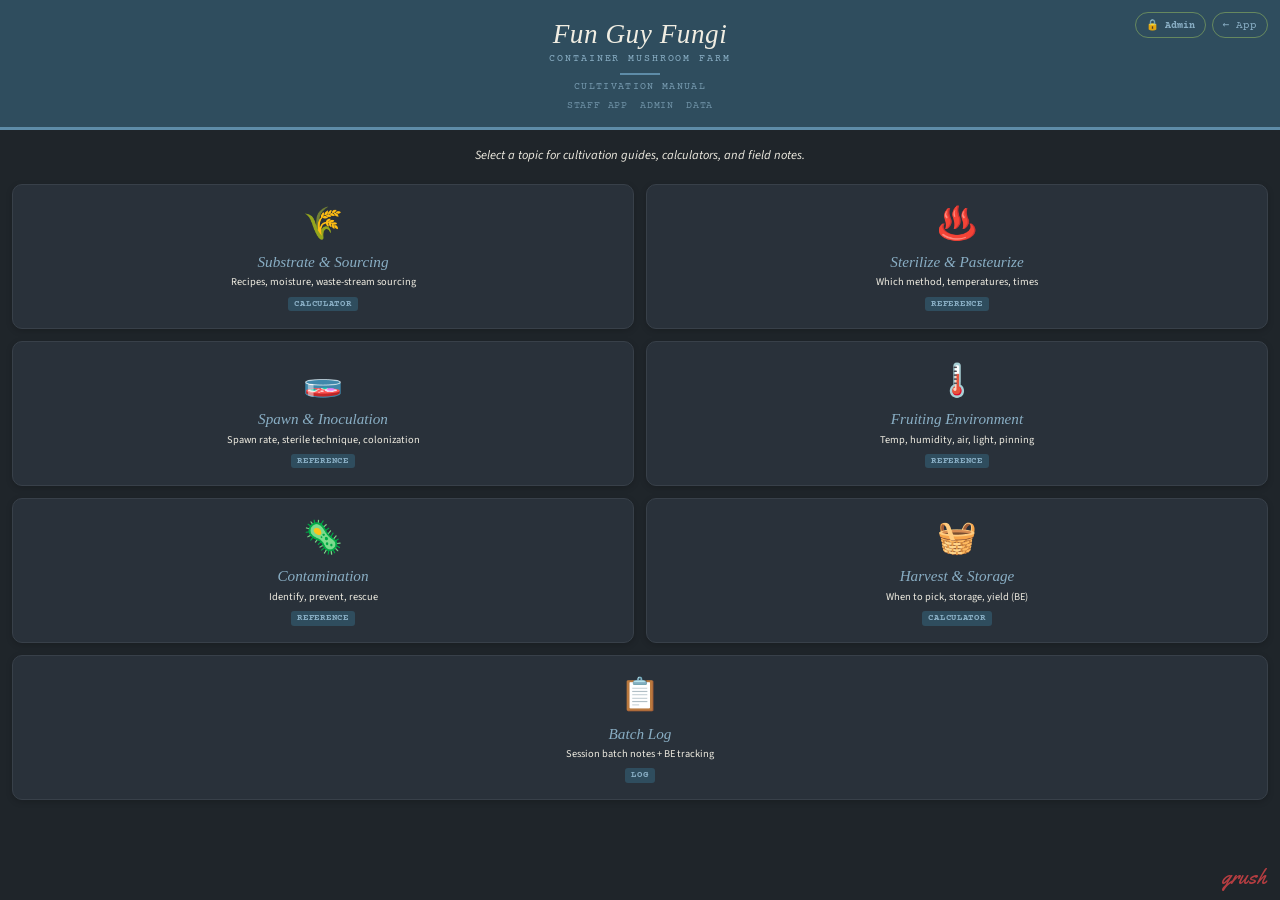
<file: manual.html>
<!DOCTYPE html>
<html lang="en">
<head>
<meta charset="UTF-8">
<meta name="viewport" content="width=device-width, initial-scale=1.0, maximum-scale=1.0">
<title>Fun Guy Fungi — Manual</title>
<meta name="theme-color" content="#2e4a56">
<link rel="icon" type="image/svg+xml" href="fgf-logo.svg">
<link href="https://fonts.googleapis.com/css2?family=IM+Fell+English:ital@0;1&family=Source+Sans+3:wght@300;400;600&family=Courier+Prime:wght@400;700&display=swap" rel="stylesheet">
<script>
(function(){try{
  var m = localStorage.getItem('lfg-mode');
  /* mode toggle removed — manual is dark-only, matching the site */
}catch(e){}})();
</script>
<style>
*, *::before, *::after { box-sizing: border-box; margin: 0; padding: 0; }

/* ── Manual palette — light (default) ── */
:root, [data-mode="light"] {
  --bg:           #1f252a;
  --bg-dark:      #1a1e22;
  --bg-deeper:    #14181c;
  --cream:        #F0EDE2;
  --cream-dim:    #97a3ac;
  --forest:       #89aec4;
  --forest-mid:   #5e8ca8;
  --lime:         #5e8ca8;
  --lime-pale:    #89aec4;
  --orange:       #C9973F;
  --orange-dim:   #B5651D;
  --border:       #384049;
  --card-bg:      #29313a;
  --card-shadow:  rgba(0,0,0,0.18);
  --font-head:    'IM Fell English', Georgia, serif;
  --font-body:    'Source Sans 3', 'Helvetica Neue', sans-serif;
  --font-mono:    'Courier Prime', monospace;
}

/* ── Manual palette — dark mode ── */
[data-mode="dark"] {
  --bg:           #171b1f;
  --bg-dark:      #0f161c;
  --bg-deeper:    #0c0f12;
  --cream:        #F0EDE2;
  --cream-dim:    #97a3ac;
  --forest:       #5e8ca8;
  --forest-mid:   #3e6e88;
  --lime:         #89aec4;
  --lime-pale:    #bcd6e2;
  --orange:       #C9973F;
  --orange-dim:   #B5651D;
  --border:       #384049;
  --card-bg:      #262c32;
  --card-shadow:  rgba(0,0,0,0.4);
  --font-head:    'IM Fell English', Georgia, serif;
  --font-body:    'Source Sans 3', 'Helvetica Neue', sans-serif;
  --font-mono:    'Courier Prime', monospace;
}

html, body {
  background: var(--bg);
  color: var(--forest);
  font-family: var(--font-body);
  min-height: 100vh;
  -webkit-font-smoothing: antialiased;
  transition: background-color 0.3s ease, color 0.3s ease;
}

/* ── SCREENS ── */
.screen { display: none; min-height: 100vh; flex-direction: column; }
.screen.active { display: flex; }

/* ── HOME SCREEN ── */
#screen-home { background: var(--bg); }

.home-header {
  background: #2f4d5e;
  padding: 1.25rem 1rem 1rem;
  text-align: center;
  border-bottom: 3px solid var(--lime);
  position: relative;
}
.home-header .logo-text {
  font-family: var(--font-head);
  font-size: 1.7rem;
  font-weight: 400;
  font-style: italic;
  color: var(--cream);
  letter-spacing: 0.02em;
  line-height: 1.1;
}
.home-header .logo-sub {
  font-size: 0.65rem;
  letter-spacing: 0.18em;
  text-transform: uppercase;
  color: var(--lime-pale);
  margin-top: 0.2rem;
  font-family: var(--font-mono);
}
.home-header .logo-rule {
  width: 40px; height: 2px;
  background: var(--lime);
  margin: 0.5rem auto 0;
}
.home-header .manual-label {
  font-size: 0.6rem;
  letter-spacing: 0.14em;
  text-transform: uppercase;
  color: var(--lime-pale);
  margin-top: 0.35rem;
  font-family: var(--font-mono);
  opacity: 0.8;
}
.header-controls {
  position: absolute;
  top: 0.75rem;
  right: 0.75rem;
  display: flex;
  gap: 0.4rem;
  align-items: center;
}
.hdr-btn {
  background: transparent;
  border: 1px solid rgba(184,224,96,0.4);
  color: var(--lime-pale);
  border-radius: 20px;
  padding: 0.3rem 0.6rem;
  font-size: 0.7rem;
  font-family: var(--font-mono);
  cursor: pointer;
  -webkit-tap-highlight-color: transparent;
  transition: background 0.15s;
}
.hdr-btn:hover { background: rgba(184,224,96,0.15); }
.nav-links {
  display: flex;
  justify-content: center;
  gap: 0.75rem;
  padding: 0.5rem 1rem 0;
  flex-wrap: wrap;
}
.nav-links a {
  font-family: var(--font-mono);
  font-size: 0.62rem;
  letter-spacing: 0.08em;
  text-transform: uppercase;
  color: var(--lime-pale);
  text-decoration: none;
  opacity: 0.7;
  transition: opacity 0.15s;
}
.nav-links a:hover { opacity: 1; }

.home-intro {
  padding: 1rem 1rem 0.5rem;
  font-size: 0.78rem;
  color: var(--cream);
  text-align: center;
  font-style: italic;
}

.topic-grid {
  display: grid;
  grid-template-columns: 1fr 1fr;
  gap: 0.75rem;
  padding: 0.75rem 0.75rem 5rem;
}

.topic-card {
  background: var(--card-bg);
  border: 1.5px solid var(--border);
  border-radius: 10px;
  padding: 1rem 0.75rem;
  cursor: pointer;
  text-align: center;
  box-shadow: 0 2px 6px var(--card-shadow);
  transition: transform 0.12s, box-shadow 0.12s;
  -webkit-tap-highlight-color: transparent;
  user-select: none;
}
.topic-card:active { transform: scale(0.97); box-shadow: 0 1px 3px var(--card-shadow); }

.topic-card .card-icon { font-size: 2rem; margin-bottom: 0.4rem; display: block; }
.topic-card .card-title {
  font-family: var(--font-head);
  font-size: 0.95rem;
  font-weight: 400;
  font-style: italic;
  color: var(--forest);
  line-height: 1.2;
  margin-bottom: 0.25rem;
}
.topic-card .card-desc {
  font-size: 0.65rem;
  color: var(--cream);
  line-height: 1.4;
  font-family: var(--font-body);
}
.topic-card .card-badge {
  display: inline-block;
  margin-top: 0.4rem;
  font-size: 0.55rem;
  letter-spacing: 0.08em;
  text-transform: uppercase;
  background: #2f4d5e;
  color: var(--lime-pale);
  padding: 0.15rem 0.4rem;
  border-radius: 3px;
  font-weight: 600;
  font-family: var(--font-mono);
}

/* ── TOPIC SCREEN ── */
.topic-screen { background: var(--bg); }

.topic-header {
  background: #2f4d5e;
  padding: 0 0 0;
  position: sticky;
  top: 0;
  z-index: 100;
  box-shadow: 0 2px 8px rgba(0,0,0,0.3);
}
.topic-header-top {
  display: flex;
  align-items: center;
  gap: 0.75rem;
  padding: 0.75rem 1rem;
  border-bottom: 1px solid var(--forest-mid);
}
.back-btn {
  background: none; border: none; cursor: pointer;
  color: var(--lime-pale); font-size: 1.1rem; padding: 0.25rem;
  -webkit-tap-highlight-color: transparent;
  display: flex; align-items: center; gap: 0.3rem;
  font-family: 'Inter', sans-serif; font-size: 0.8rem; font-weight: 500;
}
.topic-header-title {
  font-family: var(--font-head);
  font-size: 1.1rem;
  font-style: italic;
  font-weight: 400;
  color: var(--cream);
  flex: 1;
}
.topic-header-icon { font-size: 1.3rem; }

/* Sub-tab strip */
.subtab-strip {
  display: flex;
  overflow-x: auto;
  -webkit-overflow-scrolling: touch;
  scrollbar-width: none;
  background: #2f4d5e;
  border-top: 1px solid var(--forest-mid);
}
.subtab-strip::-webkit-scrollbar { display: none; }
.subtab-btn {
  flex-shrink: 0;
  background: none; border: none;
  color: var(--cream-dim); cursor: pointer;
  font-family: var(--font-mono); font-size: 0.68rem; font-weight: 400;
  letter-spacing: 0.06em; text-transform: uppercase;
  padding: 0.6rem 0.9rem;
  border-bottom: 2px solid transparent;
  white-space: nowrap;
  -webkit-tap-highlight-color: transparent;
  transition: color 0.15s, border-color 0.15s;
}
.subtab-btn.active { color: var(--lime-pale); border-bottom-color: var(--lime); }

/* Sub-tab panels */
.subtab-panels { flex: 1; }
.subtab-panel { display: none; padding: 1rem; padding-bottom: 5rem; }
.subtab-panel.active { display: block; }

/* ── SHARED COMPONENTS ── */
.section-eyebrow {
  font-size: 0.6rem; letter-spacing: 0.14em; text-transform: uppercase;
  color: var(--cream); margin-bottom: 0.6rem; margin-top: 1.25rem;
  padding-bottom: 0.3rem; border-bottom: 1px solid var(--border);
  font-family: var(--font-mono);
}
.section-eyebrow:first-child { margin-top: 0; }

.info-card {
  background: var(--card-bg);
  border: 1px solid var(--border);
  border-radius: 8px;
  padding: 0.9rem 1rem;
  margin-bottom: 0.75rem;
  box-shadow: 0 1px 4px var(--card-shadow);
}
.info-card-title {
  font-weight: 600; font-size: 0.88rem;
  color: var(--forest); margin-bottom: 0.25rem;
  font-family: var(--font-body);
}
.info-card-body { font-size: 0.78rem; color: var(--cream); line-height: 1.55; font-family: var(--font-body); }
.info-card-body strong { color: var(--forest); }

.tip-card {
  background: #24313a;
  border-left: 3px solid var(--lime);
  border-radius: 0 6px 6px 0;
  padding: 0.7rem 0.9rem;
  margin-bottom: 0.65rem;
  font-size: 0.78rem;
  color: var(--forest);
  line-height: 1.5;
}
.warn-card {
  background: #3A3220;
  border-left: 3px solid var(--orange);
  border-radius: 0 6px 6px 0;
  padding: 0.7rem 0.9rem;
  margin-bottom: 0.65rem;
  font-size: 0.78rem;
  color: #7a4010;
  line-height: 1.5;
}

/* Calculator wrapper */
.calc-card {
  background: var(--card-bg);
  border: 1.5px solid var(--forest-mid);
  border-radius: 10px;
  overflow: hidden;
  margin-bottom: 1rem;
}
.calc-card-head {
  background: #2f4d5e;
  padding: 0.65rem 1rem;
  font-size: 0.68rem;
  letter-spacing: 0.1em;
  text-transform: uppercase;
  color: var(--lime-pale);
  font-weight: 600;
}
.calc-card-body { padding: 1rem; }

/* Form fields */
.field { margin-bottom: 0.75rem; }
.field label { display: block; font-size: 0.73rem; color: var(--cream); font-weight: 600; margin-bottom: 0.3rem; font-family: var(--font-mono); text-transform: uppercase; letter-spacing: 0.06em; }
.field input, .field select {
  width: 100%;
  background: var(--bg);
  border: 1px solid var(--border);
  border-radius: 5px;
  color: var(--forest);
  font-family: var(--font-body);
  font-size: 1rem;
  padding: 0.6rem 0.75rem;
  outline: none;
  -webkit-appearance: none;
  appearance: none;
  transition: border-color 0.15s;
}
.field input:focus, .field select:focus { border-color: var(--lime); }
.field-row { display: grid; grid-template-columns: 1fr 1fr; gap: 0.6rem; }
.unit-hint { font-size: 0.62rem; color: var(--cream); margin-top: 0.2rem; }

/* Result boxes */
.result-grid { display: grid; grid-template-columns: 1fr 1fr; gap: 0.6rem; margin: 0.75rem 0; }
.result-box {
  background: #2f4d5e;
  border-radius: 6px;
  padding: 0.65rem 0.5rem;
  text-align: center;
}
.result-val { font-family: 'Playfair Display', serif; font-size: 1.4rem; font-weight: 700; color: var(--lime-pale); line-height: 1; }
.result-label { font-size: 0.6rem; letter-spacing: 0.07em; text-transform: uppercase; color: var(--cream-dim); margin-top: 0.2rem; }

/* Amendment rows */
.amend-row {
  padding: 0.65rem 0;
  border-bottom: 1px solid var(--border);
}
.amend-row:last-child { border-bottom: none; }
.amend-name { font-size: 0.85rem; font-weight: 600; color: var(--forest); }
.amend-dose { font-family: 'Courier Prime', monospace; font-size: 0.75rem; color: var(--orange-dim); margin: 0.1rem 0; }
.amend-why { font-size: 0.73rem; color: var(--cream); line-height: 1.45; }

/* Badges */
.badge {
  display: inline-block; font-size: 0.55rem; font-weight: 700;
  letter-spacing: 0.06em; text-transform: uppercase;
  padding: 0.12rem 0.4rem; border-radius: 3px; margin-right: 0.25rem;
}
.badge-bio   { background: #24313a; color: var(--forest); }
.badge-npk   { background: #43371E; color: #E3B778; }
.badge-ph    { background: #382A46; color: #CBAEE2; }
.badge-pest  { background: #45261E; color: #E8A488; }
.badge-build { background: #26374A; color: #A6C6E8; }

/* Steps */
.step { display: flex; gap: 0.75rem; margin-bottom: 0.75rem; align-items: flex-start; }
.step-num {
  flex-shrink: 0; width: 1.5rem; height: 1.5rem;
  background: #2f4d5e; color: var(--lime-pale);
  border-radius: 50%; display: flex; align-items: center; justify-content: center;
  font-size: 0.7rem; font-weight: 700; font-family: 'Courier Prime', monospace;
  margin-top: 0.1rem;
}
.step-text { font-size: 0.8rem; color: var(--cream); line-height: 1.5; }
.step-text strong { color: var(--forest); }

/* Checklist */
.checklist-item {
  display: flex; align-items: flex-start; gap: 0.6rem;
  padding: 0.5rem 0; border-bottom: 1px solid var(--border);
  font-size: 0.8rem; color: var(--cream);
  cursor: pointer; -webkit-tap-highlight-color: transparent;
}
.checklist-item:last-child { border-bottom: none; }
.checklist-item input[type="checkbox"] {
  width: 1.1rem; height: 1.1rem; flex-shrink: 0;
  accent-color: var(--forest); margin-top: 0.1rem;
  cursor: pointer;
}
.checklist-item.checked { color: var(--cream-dim); text-decoration: line-through; }

/* Plan rows */
.plan-row { display: flex; justify-content: space-between; align-items: baseline; padding: 0.4rem 0; border-bottom: 1px solid var(--border); font-size: 0.8rem; }
.plan-row:last-child { border-bottom: none; }
.plan-key { color: var(--cream); }
.plan-val { font-family: 'Courier Prime', monospace; color: var(--forest); text-align: right; font-size: 0.78rem; }
.plan-val.highlight { color: var(--orange-dim); font-weight: 700; }

/* Mix bar */
.mix-bar-track { display: flex; height: 10px; border-radius: 5px; overflow: hidden; width: 100%; margin: 0.4rem 0; }
.mix-seg { height: 100%; }
.seg-topsoil { background: #d4c47a; }
.seg-compost { background: var(--lime); }
.seg-perlite { background: #aaaaaa; }
.seg-native  { background: #8B6914; }
.mix-legend  { display: flex; flex-wrap: wrap; gap: 0.5rem; }
.legend-item { display: flex; align-items: center; gap: 0.3rem; font-size: 0.63rem; color: var(--cream); }
.legend-dot  { width: 7px; height: 7px; border-radius: 50%; flex-shrink: 0; }

/* Ref cards */
.ref-card {
  background: var(--card-bg);
  border: 1px solid var(--border);
  border-radius: 8px;
  margin-bottom: 0.75rem;
  overflow: hidden;
}
.ref-card-head {
  background: var(--bg-dark);
  padding: 0.65rem 0.9rem;
  display: flex; justify-content: space-between; align-items: flex-start;
}
.ref-card-name { font-weight: 700; font-size: 0.88rem; color: var(--cream); }
.ref-card-npk  { font-family: 'Courier Prime', monospace; font-size: 0.7rem; color: var(--lime-pale); margin-top: 0.1rem; }
.ref-card-body { padding: 0.75rem 0.9rem; }
.ref-row { margin-bottom: 0.55rem; }
.ref-row-label { font-size: 0.6rem; letter-spacing: 0.1em; text-transform: uppercase; color: var(--cream); margin-bottom: 0.1rem; }
.ref-row-text  { font-size: 0.78rem; color: var(--cream); line-height: 1.45; }
.ref-row-text strong { color: var(--forest); }
.caution-text  { font-size: 0.75rem; color: #8b3010; line-height: 1.45; }

/* Collapsible */
.collapsible-head {
  display: flex; justify-content: space-between; align-items: center;
  padding: 0.75rem 0.9rem;
  background: var(--bg-dark); border-radius: 6px;
  cursor: pointer; margin-bottom: 0.5rem;
  -webkit-tap-highlight-color: transparent;
}
.collapsible-head .col-title { font-size: 0.85rem; font-weight: 600; color: var(--cream); }
.collapsible-head .col-arrow { color: var(--lime-pale); font-size: 0.8rem; transition: transform 0.2s; }
.collapsible-head.open .col-arrow { transform: rotate(180deg); }
.collapsible-body { display: none; padding: 0 0.25rem 0.5rem; }
.collapsible-body.open { display: block; }

/* Bottom home button */
.home-fab {
  position: fixed; bottom: 1.25rem; right: 1.25rem;
  background: #2f4d5e;
  color: var(--lime-pale);
  border: 2px solid var(--lime);
  border-radius: 50px;
  padding: 0.6rem 1.1rem;
  font-family: 'Inter', sans-serif; font-size: 0.78rem; font-weight: 600;
  cursor: pointer; box-shadow: 0 3px 10px rgba(0,0,0,0.3);
  display: none; align-items: center; gap: 0.4rem;
  z-index: 200;
  -webkit-tap-highlight-color: transparent;
}
.home-fab.visible { display: flex; }

/* Divider */
.divider { border: none; border-top: 1px solid var(--border); margin: 1rem 0; }

/* Coming soon */
.coming-soon {
  text-align: center; padding: 2.5rem 1rem;
  color: var(--cream); font-size: 0.85rem;
}
.coming-soon .cs-icon { font-size: 2.5rem; margin-bottom: 0.75rem; }
.coming-soon h3 { font-family: 'Playfair Display', serif; font-size: 1.1rem; color: var(--forest); margin-bottom: 0.4rem; }
</style>
<link href="https://fonts.googleapis.com/css2?family=Yellowtail&display=swap" rel="stylesheet">
</head>
<body>

<!-- ═══════════════════════════════════════════════════════════ -->
<!-- HOME SCREEN                                                 -->
<!-- ═══════════════════════════════════════════════════════════ -->
<div class="screen active" id="screen-home">
  <div class="home-header">
    <div class="header-controls">
      
  <a href="/app.html" class="hdr-btn" style="text-decoration:none;">← App</a>
    </div>
    <div class="logo-text">Fun Guy Fungi</div>
    <div class="logo-sub">Container Mushroom Farm</div>
    <div class="logo-rule"></div>
    <div class="manual-label">Cultivation Manual</div>
    <div class="nav-links">
    <a href="/app.html">Staff App</a>
<a href="/admin.html">Admin</a>
<a href="/data.html">Data</a>
    </div>
  </div>
  <div class="home-intro">Select a topic for cultivation guides, calculators, and field notes.</div>
  <div class="topic-grid">
    <div class="topic-card" onclick="openTopic('substrate')">
      <span class="card-icon">🌾</span>
      <div class="card-title">Substrate &amp; Sourcing</div>
      <div class="card-desc">Recipes, moisture, waste-stream sourcing</div>
      <span class="card-badge">Calculator</span>
    </div>
    <div class="topic-card" onclick="openTopic('sterilize')">
      <span class="card-icon">♨️</span>
      <div class="card-title">Sterilize &amp; Pasteurize</div>
      <div class="card-desc">Which method, temperatures, times</div>
      <span class="card-badge">Reference</span>
    </div>
    <div class="topic-card" onclick="openTopic('inoculate')">
      <span class="card-icon">🧫</span>
      <div class="card-title">Spawn &amp; Inoculation</div>
      <div class="card-desc">Spawn rate, sterile technique, colonization</div>
      <span class="card-badge">Reference</span>
    </div>
    <div class="topic-card" onclick="openTopic('environment')">
      <span class="card-icon">🌡️</span>
      <div class="card-title">Fruiting Environment</div>
      <div class="card-desc">Temp, humidity, air, light, pinning</div>
      <span class="card-badge">Reference</span>
    </div>
    <div class="topic-card" onclick="openTopic('contamination')">
      <span class="card-icon">🦠</span>
      <div class="card-title">Contamination</div>
      <div class="card-desc">Identify, prevent, rescue</div>
      <span class="card-badge">Reference</span>
    </div>
    <div class="topic-card" onclick="openTopic('harvest')">
      <span class="card-icon">🧺</span>
      <div class="card-title">Harvest &amp; Storage</div>
      <div class="card-desc">When to pick, storage, yield (BE)</div>
      <span class="card-badge">Calculator</span>
    </div>
    <div class="topic-card" onclick="openTopic('records')" style="grid-column: span 2;">
      <span class="card-icon">📋</span>
      <div class="card-title">Batch Log</div>
      <div class="card-desc">Session batch notes + BE tracking</div>
      <span class="card-badge">Log</span>
    </div>
  </div>
</div>

<!-- ═══════════════════════════════════════════════════════════ -->
<!-- TOPIC SCREEN (shared shell)                                 -->
<!-- ═══════════════════════════════════════════════════════════ -->
<div class="screen" id="screen-topic">
  <div class="topic-header">
    <div class="topic-header-top">
      <button class="back-btn" onclick="goHome()">← Home</button>
      <div class="topic-header-title" id="topic-title">Topic</div>
      <div class="topic-header-icon" id="topic-icon"></div>
    </div>
    <div class="subtab-strip" id="subtab-strip"></div>
  </div>
  <div class="subtab-panels" id="subtab-panels"></div>
</div>

<button class="home-fab" id="home-fab" onclick="goHome()">⌂ Home</button>

<script>
// ══════════════════════════════════════════════════════════════
// TOPIC DEFINITIONS
// ══════════════════════════════════════════════════════════════
const TOPICS = {

  // ── SUBSTRATE & SOURCING ──────────────────────────────────
  substrate: {
    title: 'Substrate & Sourcing',
    icon: '🌾',
    tabs: ['Overview', 'Recipes', 'Sourcing', 'Calculator'],
    render: {
      'Overview': () => `
        <div class="section-eyebrow">What substrate is</div>
        <div class="info-card">
          <div class="info-card-title">Food and structure for the mycelium</div>
          <div class="info-card-body">Substrate is what the mushroom digests and grows through. The right choice is set by <strong>nutrient density</strong>. Two families: low-nutrient (straw, wood chips) for oysters, and supplemented wood (hardwood sawdust + bran, or Masters Mix) for wood-lovers like lion's mane and reishi.</div>
        </div>
        <div class="tip-card">💡 The single most important number is moisture — target <strong>60–70%</strong> (field capacity). Squeeze test: a firm handful releases only a few drops, not a stream. (Out-Grow; Redwood Mushroom Supply)</div>
        <div class="section-eyebrow">Match substrate to species</div>
        ${[['Blue / Pink Oyster','Straw, or hardwood-pellet Masters Mix'],['Lion\'s Mane','Hardwood sawdust + 20% bran, or Masters Mix'],['Reishi','Hardwood sawdust + bran (oak/maple — no conifer)']].map(r=>`<div class="plan-row"><span class="plan-key">${r[0]}</span><span class="plan-val">${r[1]}</span></div>`).join('')}
        <div class="warn-card">⚠️ For wood-lovers, never use softwood/conifer. Avoid citrus and eucalyptus (essential oils inhibit mycelium) and black walnut (juglone).</div>
      `,
      'Recipes': () => `
        <div class="section-eyebrow">Masters Mix — the commercial baseline</div>
        <div class="info-card">
          <div class="info-card-title">50/50 hardwood fuel pellets + soybean hulls</div>
          <div class="info-card-body">By dry weight, hydrated to ~60% moisture. Because it is supplemented, it <strong>must be sterilized</strong>, not pasteurized. Oysters hit 80–110% biological efficiency on it. (SARE FS13-268; Salish Mushrooms)</div>
        </div>
        <div class="section-eyebrow">Straw — oyster baseline</div>
        <div class="info-card">
          <div class="info-card-title">Chopped wheat straw, pasteurized</div>
          <div class="info-card-body">Pasteurize 140–170°F for 1–2 hr, drain to field capacity. Cheap and reliable for oysters. Adding wheat bran can raise yield by up to ~50% over straw alone — but supplemented straw then needs sterilizing. (Out-Grow; zombiemyco)</div>
        </div>
        <div class="section-eyebrow">Supplemented sawdust — wood-lovers</div>
        <div class="info-card">
          <div class="info-card-title">~80% hardwood sawdust + ~20% bran (+1% gypsum)</div>
          <div class="info-card-body">For lion's mane, reishi, shiitake. <strong>Sterilize</strong> (250°F / 121°C). Gypsum buffers pH and reduces clumping.</div>
        </div>
        <div class="tip-card">💡 More supplementation = more yield <em>and</em> more contamination risk. The richer the recipe, the more sterilization matters.</div>
      `,
      'Sourcing': () => `
        <div class="section-eyebrow">The rule: cost per pound of MUSHROOM</div>
        <div class="info-card">
          <div class="info-card-title">Not cost per pound of substrate</div>
          <div class="info-card-body">Compare substrates on cost per lb of mushroom <em>sold</em> — count processing, sterilization labor, and contamination losses. A 2-year SARE study found the commercial mix averaged 2.15 lb/bag at 107% BE while the best waste substrate managed 1.32 lb/bag. "Free" material that yields a third less and fails more can cost more per pound.</div>
        </div>
        <div class="section-eyebrow">Riverside-area waste streams — honest verdicts</div>
        ${[
          ['Spent coffee grounds','Supplement / marketing','Free from cafés. 70/30 coffee mix runs 40–70% BE; use fresh or it contaminates. Not a primary at volume.'],
          ['Arborist oak sawdust','Viable if processed','Free from tree services / grove removals. Must grind, dry, and verify species. Good for lion\'s mane & reishi.'],
          ['Wheat straw','Cost-competitive baseline','Cheap from feed/ag stores. Standard oyster substrate.'],
          ['Brewery spent grain','Supplement only','Free from breweries but spoils in hours–days; high contamination. Hard to scale.'],
          ['Grape pomace','Experimental / seasonal','Temecula wineries. Harvest-window only.'],
          ['Cardboard','Spawn / low-yield','Free everywhere. Low-nutrient; fine for spawn expansion.'],
          ['Citrus prunings','Caution — test first','Local, but essential oils (limonene) can inhibit mycelium.'],
        ].map(r=>`
          <div class="ref-card">
            <div class="ref-card-head"><div><div class="ref-card-name">${r[0]}</div><div class="ref-card-npk">${r[1]}</div></div></div>
            <div class="ref-card-body"><div class="ref-row"><div class="ref-row-text">${r[2]}</div></div></div>
          </div>`).join('')}
        <div class="tip-card">💡 Closed loop: café grounds intercepted from landfill → mushrooms → spent substrate → MycoSoil restoration pellets. Great story — run coffee as a <strong>supplement</strong> stream, not the yield backbone, so the economics stay real.</div>
      `,
      'Calculator': () => `
        <div class="calc-card">
          <div class="calc-card-head">📐 Substrate Batch Calculator</div>
          <div class="calc-card-body">
            <div class="calc-in-row" style="display:flex;gap:9px;">
              <div class="field" style="flex:1;"><label>Blocks / bags</label><input id="sub-blocks" type="number" inputmode="numeric" value="10" min="0" oninput="substrateCalc()"></div>
              <div class="field" style="flex:1;"><label>Dry lb / block</label><input id="sub-per" type="number" inputmode="decimal" value="5" min="0" oninput="substrateCalc()"></div>
              <div class="field" style="flex:1;"><label>Target moisture %</label><input id="sub-mc" type="number" inputmode="numeric" value="60" min="0" max="90" oninput="substrateCalc()"></div>
            </div>
            <div id="sub-results"></div>
            <div class="tip-card" style="margin-top:10px;">💡 Water to add assumes dry starting material. Always confirm by the squeeze test — a few drops, not a stream.</div>
          </div>
        </div>
      `
    }
  },

  // ── STERILIZE & PASTEURIZE ────────────────────────────────
  sterilize: {
    title: 'Sterilize & Pasteurize',
    icon: '♨️',
    tabs: ['Overview', 'Which Method', 'Steps', 'Cool-Down'],
    render: {
      'Overview': () => `
        <div class="section-eyebrow">Two ways to clear the field</div>
        <div class="info-card">
          <div class="info-card-title">Give the mycelium a head start</div>
          <div class="info-card-body"><strong>Sterilization</strong> kills everything — for nutrient-rich substrates. <strong>Pasteurization</strong> knocks back the worst competitors while leaving beneficial microbes — for low-nutrient substrates. The substrate's nutrient density decides which you use. (Salish Mushrooms; Priorclave)</div>
        </div>
        <div class="tip-card">💡 Rule of thumb: supplemented / nutrient-rich (Masters Mix, grain, soy hulls, bran-added sawdust) → <strong>STERILIZE</strong>. Low-nutrient (plain straw, wood chips, coir, cardboard) → <strong>PASTEURIZE</strong>.</div>
        <div class="warn-card">⚠️ Pasteurization isn't validatable and can be unreliable — some bacterial spores actually germinate more if held at 150°F. On a supplemented substrate, when in doubt, sterilize. (Priorclave)</div>
      `,
      'Which Method': () => `
        <div class="section-eyebrow">Substrate → method → target</div>
        ${[
          ['Plain straw','Pasteurize','140–170°F (60–77°C) · 1–2 hr'],
          ['Wood chips / coir / cardboard','Pasteurize','Hot water or steam, 140–170°F'],
          ['Masters Mix / supplemented sawdust','Sterilize','250°F (121°C, 15 psi) · 2–3 hr'],
          ['Grain spawn','Sterilize','250°F · 90–120 min (soak grain 24h first)'],
        ].map(r=>`
          <div class="ref-card">
            <div class="ref-card-head"><div><div class="ref-card-name">${r[0]}</div><div class="ref-card-npk">${r[1]}</div></div></div>
            <div class="ref-card-body"><div class="ref-row"><div class="ref-row-label">Target</div><div class="ref-row-text"><strong>${r[2]}</strong></div></div></div>
          </div>`).join('')}
      `,
      'Steps': () => `
        <div class="section-eyebrow">Pasteurize straw</div>
        ${['Chop straw to ~2–4 inch lengths','Submerge in 140–170°F water — timing starts when internal temp hits 140°F','Hold 1–2 hours','Drain to field capacity (few drops when squeezed)','Cool before spawning'].map(t=>`<div class="checklist-item" onclick="toggleCheck(this)"><input type="checkbox"><span>${t}</span></div>`).join('')}
        <div class="section-eyebrow">Sterilize supplemented substrate</div>
        ${['Fill filter-patch bags, don\'t overpack','15 psi / 250°F (121°C) for 2–3 hr in a pressure vessel or autoclave','Let pressure fall to zero naturally','Do NOT open while hot','Move to clean area to cool'].map(t=>`<div class="checklist-item" onclick="toggleCheck(this)"><input type="checkbox"><span>${t}</span></div>`).join('')}
        <div class="warn-card">⚠️ Time scales with volume and density — larger, denser bags need longer, and not linearly. Validate your own times. (Priorclave)</div>
      `,
      'Cool-Down': () => `
        <div class="info-card">
          <div class="info-card-title">Cool below ~90°F before inoculating</div>
          <div class="info-card-body">Residual heat kills spawn. Cool sterilized bags inside the clean area or still air so you don't pull contaminated air through the filter patch as they contract.</div>
        </div>
        <div class="tip-card">💡 Soaking grain 24 hours before sterilizing wakes up heat-resistant bacterial endospores so they're killed in the cook. Skipping the soak is a top cause of "wet spot" bacteria. (Martian Mushrooms; Fungi Myco)</div>
      `
    }
  },

  // ── SPAWN & INOCULATION ───────────────────────────────────
  inoculate: {
    title: 'Spawn & Inoculation',
    icon: '🧫',
    tabs: ['Overview', 'Spawn Rate', 'Sterile Technique', 'Colonization'],
    render: {
      'Overview': () => `
        <div class="info-card">
          <div class="info-card-title">Spawn = mycelium on sterilized grain</div>
          <div class="info-card-body">Each colonized grain kernel is an inoculation point that spreads mycelium through the substrate evenly and fast. Mix spawn into cooled substrate, seal, and incubate. (GroCycle; Mother Mycelium)</div>
        </div>
        <div class="tip-card">💡 Strong, clean, vigorous spawn is the single biggest factor in success. Poor spawn = slow growth and contamination.</div>
      `,
      'Spawn Rate': () => `
        <div class="info-card">
          <div class="info-card-title">5–10% into sterilized substrate</div>
          <div class="info-card-body">A good baseline is 5–10% spawn by weight (10 lb substrate → ~1 lb spawn). Into pasteurized or non-sterile substrate, go higher to outrun contamination. Higher spawn rate = faster colonization and less contamination, but generally <strong>not</strong> higher yield. (Mother Mycelium; GroCycle; Redwood)</div>
        </div>
        ${[['Sterilized substrate','5–10% (as low as 1–3% fully aseptic)'],['Pasteurized / non-sterile','20–35% to outrun competitors']].map(r=>`<div class="plan-row"><span class="plan-key">${r[0]}</span><span class="plan-val">${r[1]}</span></div>`).join('')}
      `,
      'Sterile Technique': () => `
        <div class="section-eyebrow">Work clean</div>
        ${['Work in a still-air box, or in front of a laminar flow hood','Wipe surfaces and gloved hands with 70% alcohol','Gloves + mask; tie back anything loose','Open a sterilized bag for the shortest time possible','Work calm, no drafts, away from foot traffic'].map(t=>`<div class="checklist-item" onclick="toggleCheck(this)"><input type="checkbox"><span>${t}</span></div>`).join('')}
        <div class="warn-card">⚠️ Nutrient-rich substrates (Masters Mix, grain) demand sterile inoculation. At production scale, a laminar flow hood pays for itself. (GroCycle)</div>
      `,
      'Colonization': () => `
        <div class="info-card">
          <div class="info-card-title">Dark, sealed, species temperature</div>
          <div class="info-card-body">Incubate in the dark at the species' colonization temp; keep bags sealed — mycelium likes the CO2 it makes during colonization. Wait for <strong>full</strong> colonization (solid white) before moving to fruiting.</div>
        </div>
        ${[['Blue / Pink Oyster','~70–80°F'],['Lion\'s Mane','~70–75°F'],['Reishi','~77–86°F']].map(r=>`<div class="plan-row"><span class="plan-key">${r[0]}</span><span class="plan-val">${r[1]}</span></div>`).join('')}
        <div class="tip-card">💡 Healthy mycelium is bright white, rope-like or dense, and smells fresh and earthy. Any green, gray-wispy, or sour smell → see the Contamination topic.</div>
      `
    }
  },

  // ── FRUITING ENVIRONMENT ──────────────────────────────────
  environment: {
    title: 'Fruiting Environment',
    icon: '🌡️',
    tabs: ['Overview', 'Parameters', 'Controls', 'Pinning'],
    render: {
      'Overview': () => `
        <div class="info-card">
          <div class="info-card-title">Four levers</div>
          <div class="info-card-body">Fruiting is controlled by <strong>Temperature</strong>, <strong>Humidity (RH)</strong>, <strong>Fresh-Air Exchange (FAE / CO2)</strong>, and <strong>Light</strong>. Colonization wants warm, dark, high-CO2, sealed; fruiting flips several of those.</div>
        </div>
      `,
      'Parameters': () => `
        <div class="section-eyebrow">Colonization vs Fruiting</div>
        ${[
          ['Colonization','Dark · sealed · species temp · high CO2 (mycelium likes it)'],
          ['Fruiting','85–95% RH · high FAE · indirect light · species temp'],
        ].map(r=>`<div class="info-card"><div class="info-card-title">${r[0]}</div><div class="info-card-body">${r[1]}</div></div>`).join('')}
        <div class="section-eyebrow">Fruiting temperature by species</div>
        ${[['Blue Oyster','45–65°F (cold-fruiting — winter crop)'],['Pink Oyster','70–86°F (warm — summer crop)'],['Lion\'s Mane','60–65°F'],['Reishi','70–82°F']].map(r=>`<div class="plan-row"><span class="plan-key">${r[0]}</span><span class="plan-val">${r[1]}</span></div>`).join('')}
      `,
      'Controls': () => `
        <div class="info-card">
          <div class="info-card-title">How to hold each lever</div>
          <div class="info-card-body"><strong>RH:</strong> humidifier + light misting (don't soak). <strong>FAE:</strong> fans / venting to clear CO2 — lion's mane needs 3–5 air changes/hr or it grows stringy antlers. <strong>Light:</strong> 12/12 indirect (fungi use light to trigger and orient, not to photosynthesize). <strong>Reishi form:</strong> sealed/high CO2 → antlers; high FAE → flat conks.</div>
        </div>
        <div class="tip-card">💡 A cheap hygrometer + a clip fan go a long way. Read the mushrooms: long stems + tiny caps = too much CO2 (add FAE); cracked, crusty caps = too dry (add RH).</div>
      `,
      'Pinning': () => `
        <div class="info-card">
          <div class="info-card-title">What triggers pins</div>
          <div class="info-card-body">Pinning (primordia forming) is triggered by the shift from colonization to fruiting conditions — a temperature drop, fresh air, light, and high humidity together.</div>
        </div>
        ${[['Blue Oyster','Cold shock (temperature drop)'],['Pink Oyster','Self-pins once fully colonized — often ~day 9'],['Lion\'s Mane','5–10°F drop + slit the block + FAE'],['Reishi','Temperature drop; CO2 level sets antler vs conk']].map(r=>`<div class="plan-row"><span class="plan-key">${r[0]}</span><span class="plan-val">${r[1]}</span></div>`).join('')}
      `
    }
  },

  // ── CONTAMINATION ─────────────────────────────────────────
  contamination: {
    title: 'Contamination',
    icon: '🦠',
    tabs: ['Overview', 'Identify', 'Prevent', 'Rescue'],
    render: {
      'Overview': () => `
        <div class="info-card">
          <div class="info-card-title">Something found an opening</div>
          <div class="info-card-body">Contamination is any organism competing with your mycelium — mold, bacteria, yeast. It doesn't mean you can't grow; it means something got in. Track your <strong>contamination rate</strong> as a KPI, batch over batch. (Midwest Grow Kits)</div>
        </div>
        <div class="tip-card">💡 Healthy baseline: bright white, rope-like or dense, clings tight, fresh earthy smell. Contamination = color where it shouldn't be (green / gray / black / pink), slime, or a sour / musty smell. When in doubt, trust your nose. (Fungi Academy)</div>
      `,
      'Identify': () => `
        <div class="section-eyebrow">Know your enemy — look, smell, act</div>
        ${[
          ['Trichoderma (green mold)','Starts white & fluffy (rises off the surface vs tight mycelium), turns bright green in 24–48h. Musty/sharp funk (coconut smell at scale).','Once green it\'s sporulating — remove the container far from your grow space now. Nearly impossible to stop.'],
          ['Cobweb / pin mold','Thin gray wispy tufts hovering above the substrate, spreads overnight. Mildew smell. Loves high humidity + stagnant air.','Increase FAE, lower humidity; 3% hydrogen peroxide if caught early.'],
          ['Bacterial wet-spot / sour rot','Dull gray slime, wet/oily grains, sour fermented smell. From excess moisture or under-sterilizing.','Scoop small isolated patches with a flame-sterilized tool; toss if widespread.'],
          ['Black mold (Aspergillus)','Black/dark powdery patches. Can be harmful to inhale.','Usually an air-filtration issue — dispose carefully, improve filtration.'],
          ['Bacterial blotch (Pseudomonas)','Brown, deformed, slimy caps. High humidity + poor airflow + a dirty humidifier.','Clean the humidifier, improve airflow.'],
        ].map(r=>`
          <div class="ref-card">
            <div class="ref-card-head"><div><div class="ref-card-name">${r[0]}</div></div></div>
            <div class="ref-card-body">
              <div class="ref-row"><div class="ref-row-label">Signs</div><div class="ref-row-text">${r[1]}</div></div>
              <div class="ref-row"><div class="ref-row-label">Action</div><div class="ref-row-text"><strong>${r[2]}</strong></div></div>
            </div>
          </div>`).join('')}
        <div class="tip-card">💡 Q-tip test: wipe the spot — contamination transfers to the swab, harmless bruising doesn't. (North Spore)</div>
      `,
      'Prevent': () => `
        <div class="section-eyebrow">Stack the odds</div>
        ${['Sterilize or pasteurize correctly for the substrate','Soak grain 24h before sterilizing (kills heat-resistant endospores)','Keep substrate at/below field capacity (~60–68%) — no standing water','Start with strong, clean spawn','Inoculate in a still-air box / flow hood, 70% alcohol','Filter incoming air; keep the room clean','Clean the humidifier regularly — it breeds blotch bacteria','Don\'t over-handle colonizing bags'].map(t=>`<div class="checklist-item" onclick="toggleCheck(this)"><input type="checkbox"><span>${t}</span></div>`).join('')}
      `,
      'Rescue': () => `
        <div class="info-card">
          <div class="info-card-title">Triage — isolate first</div>
          <div class="info-card-body">Don't panic-move spores around. If it's spreading fast or sporulating (dusty green), discard. If more than ~20% of the block is contaminated, or bacterial slime is present, start fresh. (Midwest Grow Kits; Denver Spore)</div>
        </div>
        <div class="warn-card">⚠️ Green mold that has turned color = discard the whole container, away from the clean room. Most contamination is a discard, not a rescue — that's normal, not failure.</div>
        <div class="info-card">
          <div class="info-card-title">Sometimes salvageable</div>
          <div class="info-card-body">Small early cobweb or bacterial patches: 3% hydrogen peroxide + better airflow, or scoop an isolated bacterial patch with a flame/alcohol-sterilized tool. Disinfect everything after — 70% isopropyl or 1:10 bleach. (Denver Spore; North Spore)</div>
        </div>
      `
    }
  },

  // ── HARVEST & STORAGE ─────────────────────────────────────
  harvest: {
    title: 'Harvest & Storage',
    icon: '🧺',
    tabs: ['Overview', 'When to Pick', 'Post-Harvest', 'Yield (BE)'],
    render: {
      'Overview': () => `
        <div class="info-card">
          <div class="info-card-title">Pick right, then rest for a second flush</div>
          <div class="info-card-body">Harvest at the right moment for each species, then rest the block and re-introduce fruiting conditions. The first flush is usually the biggest — roughly 60–70% of an oyster block's yield.</div>
        </div>
      `,
      'When to Pick': () => `
        ${[
          ['Blue / Pink Oyster','Harvest the whole cluster just before caps fully flatten and start dropping spores. Pink oyster especially — pick before heavy spore drop; short shelf life.'],
          ['Lion\'s Mane','When spines are ~1/4–1/2 inch and still bright white. Handle gently — it bruises and yellows.'],
          ['Reishi','When the conk or antler has hardened and stopped putting on white growth. Dried for tea/tincture — not eaten fresh.'],
        ].map(r=>`<div class="info-card"><div class="info-card-title">${r[0]}</div><div class="info-card-body">${r[1]}</div></div>`).join('')}
      `,
      'Post-Harvest': () => `
        <div class="info-card">
          <div class="info-card-title">Cool fast, store dry-ish, don't wash</div>
          <div class="info-card-body">Cool quickly and store at 34–38°F in breathable packaging. Don't wash before storage — surface moisture speeds rot. Oyster shelf life is a few days; pink oyster the shortest; lion's mane ~1 week; dried reishi is shelf-stable.</div>
        </div>
        <div class="tip-card">💡 Riverside edge: rotate warm species (pink oyster, reishi) in summer and cool species (blue oyster, lion's mane) in winter to cut HVAC cost.</div>
      `,
      'Yield (BE)': () => `
        <div class="info-card">
          <div class="info-card-title">Biological efficiency = your core number</div>
          <div class="info-card-body">BE = fresh mushroom weight ÷ dry substrate weight × 100. Track it per batch — it tells you whether a substrate or species is worth it. Oyster 75–110%, lion's mane ~50%, reishi lower (grown for compounds, not weight). (MycoMansion; Colorado Cultures)</div>
        </div>
        <div class="calc-card">
          <div class="calc-card-head">📐 Yield Estimator</div>
          <div class="calc-card-body">
            <div class="calc-in-row" style="display:flex;gap:9px;">
              <div class="field" style="flex:1;"><label>Dry substrate (lb)</label><input id="be-dry" type="number" inputmode="decimal" value="50" min="0" oninput="beCalc()"></div>
              <div class="field" style="flex:1;"><label>Expected BE %</label><input id="be-pct" type="number" inputmode="numeric" value="75" min="0" oninput="beCalc()"></div>
            </div>
            <div id="be-results"></div>
            <div class="tip-card" style="margin-top:10px;">💡 BE is an estimate — tune it to your own recorded results over time.</div>
          </div>
        </div>
      `
    }
  },

  // ── BATCH LOG ─────────────────────────────────────────────
  records: {
    title: 'Batch Log',
    icon: '📋',
    tabs: ['Overview', 'Batch Log'],
    render: {
      'Overview': () => `
        <div class="info-card">
          <div class="info-card-title">A container farm lives on batch discipline</div>
          <div class="info-card-body">Log every batch so you can compute biological efficiency and contamination rate over time — the two numbers that tell you if the operation is working.</div>
        </div>
        <div class="section-eyebrow">Track for every batch</div>
        ${[['Species','Which mushroom'],['Substrate','Recipe + source'],['Inoculation date','Day 0'],['Spawn rate','% by weight'],['Contamination','Y/N + type'],['Fresh yield','lb harvested'],['BE','yield ÷ dry substrate × 100']].map(r=>`<div class="plan-row"><span class="plan-key">${r[0]}</span><span class="plan-val">${r[1]}</span></div>`).join('')}
        <div class="tip-card">💡 For live, shared records, use the FGF staff app at funguyfungi.org. The log below is a quick offline scratchpad for this session.</div>
      `,
      'Batch Log': () => `
        <div class="calc-card">
          <div class="calc-card-head">📋 Quick Batch Note</div>
          <div class="calc-card-body">
            <div class="field"><label>Species / batch</label>
              <input id="r-bed" type="text" placeholder="e.g. Blue Oyster — B-014" style="width:100%;background:var(--bg);border:1px solid var(--border);border-radius:5px;color:var(--forest);font-family:Inter,sans-serif;font-size:0.9rem;padding:0.6rem;outline:none;">
            </div>
            <div class="field"><label>Stage</label>
              <select id="r-cat">
                <option>Substrate prep</option><option>Sterilize / Pasteurize</option><option>Inoculation</option>
                <option>Colonization</option><option>Pinning</option><option>Fruiting</option><option>Harvest</option><option>Contamination</option><option>Other</option>
              </select>
            </div>
            <div class="field"><label>Note</label>
              <textarea id="r-note" rows="3" style="width:100%;background:var(--bg);border:1px solid var(--border);border-radius:5px;color:var(--forest);font-family:Inter,sans-serif;font-size:0.9rem;padding:0.6rem;outline:none;resize:vertical;" placeholder="What did you observe?"></textarea>
            </div>
            <button onclick="saveObs()" style="width:100%;background:#2f4d5e;color:var(--cream);border:none;border-radius:6px;padding:0.75rem;font-family:Inter,sans-serif;font-size:0.88rem;font-weight:600;cursor:pointer;margin-top:0.25rem;">Save to Local Log</button>
            <div id="r-saved" style="margin-top:0.5rem;font-size:0.75rem;color:var(--forest);"></div>
          </div>
        </div>
        <div class="section-eyebrow">Saved Notes (This Session)</div>
        <div id="obs-log" style="font-size:0.78rem;color:var(--cream);">No notes saved yet this session.</div>
      `
    }
  }
};

// ══════════════════════════════════════════════════════════════
// NAVIGATION
// ══════════════════════════════════════════════════════════════
let currentTopic = null;
let currentSubTab = 0;
let obsLog = [];

function openTopic(key) {
  currentTopic = key;
  currentSubTab = 0;
  const topic = TOPICS[key];
  document.getElementById('topic-title').textContent = topic.title;
  document.getElementById('topic-icon').textContent = topic.icon;

  // Build subtab strip
  const strip = document.getElementById('subtab-strip');
  strip.innerHTML = topic.tabs.map((tab, i) =>
    `<button class="subtab-btn ${i===0?'active':''}" onclick="showSubTab(${i})">${tab}</button>`
  ).join('');

  // Build panels
  const panels = document.getElementById('subtab-panels');
  panels.innerHTML = topic.tabs.map((tab, i) =>
    `<div class="subtab-panel ${i===0?'active':''}" id="stpanel-${i}">${topic.render[tab]()}</div>`
  ).join('');

  // Show topic screen
  document.getElementById('screen-home').classList.remove('active');
  document.getElementById('screen-topic').classList.add('active');
  document.getElementById('home-fab').classList.add('visible');

  // Init calculators if present
  if (key === 'substrate') { substrateCalc(); }
  if (key === 'harvest') { beCalc(); }

  window.scrollTo(0,0);
}

function showSubTab(idx) {
  currentSubTab = idx;
  document.querySelectorAll('.subtab-btn').forEach((b,i) => b.classList.toggle('active', i===idx));
  document.querySelectorAll('.subtab-panel').forEach((p,i) => p.classList.toggle('active', i===idx));
  window.scrollTo(0,0);
}

function goHome() {
  document.getElementById('screen-topic').classList.remove('active');
  document.getElementById('screen-home').classList.add('active');
  document.getElementById('home-fab').classList.remove('visible');
  window.scrollTo(0,0);
}

function toggleCheck(el) {
  el.classList.toggle('checked');
  el.querySelector('input').checked = el.classList.contains('checked');
}

// ══════════════════════════════════════════════════════════════
// OBSERVATION LOG
// ══════════════════════════════════════════════════════════════
function saveObs() {
  const bed  = document.getElementById('r-bed')?.value;
  const cat  = document.getElementById('r-cat')?.value;
  const note = document.getElementById('r-note')?.value;
  if (!note.trim()) { document.getElementById('r-saved').textContent = 'Please enter a note.'; return; }
  const entry = { date: new Date().toLocaleDateString(), bed, cat, note };
  obsLog.push(entry);
  document.getElementById('r-note').value = '';
  document.getElementById('r-saved').textContent = '✓ Saved.';
  const logEl = document.getElementById('obs-log');
  if (logEl) {
    logEl.innerHTML = obsLog.slice().reverse().map(e =>
      `<div class="info-card" style="margin-bottom:0.5rem;">
        <div style="font-size:0.65rem;color:var(--cream);margin-bottom:0.2rem;">${e.date} · ${e.bed} · ${e.cat}</div>
        <div style="font-size:0.8rem;color:var(--forest);">${e.note}</div>
      </div>`).join('');
  }
}

// ══════════════════════════════════════════════════════════════
// SOIL CALCULATOR
// ══════════════════════════════════════════════════════════════
function mval(id){ var e=document.getElementById(id); var n=e?parseFloat(e.value):NaN; return isNaN(n)?0:n; }

function substrateCalc(){
  var blocks=mval('sub-blocks'), per=mval('sub-per'), mc=mval('sub-mc');
  var dry=blocks*per;
  var waterLb=(mc>0 && mc<100)?dry*(mc/(100-mc)):0;
  var waterGal=waterLb/8.34;
  var pellet=dry*0.5, soy=dry*0.5;
  var el=document.getElementById('sub-results'); if(!el) return;
  el.innerHTML=(blocks>0 && per>0)
    ? '<div style="background:#2E342A;border-radius:12px;padding:12px 14px;font-size:0.9rem;line-height:1.6;color:var(--cream);">'
      +'<div><strong>'+dry.toFixed(0)+' lb</strong> dry substrate total</div>'
      +'<div>Add <strong>'+waterLb.toFixed(0)+' lb</strong> water (~'+waterGal.toFixed(1)+' gal) to reach '+mc+'% moisture</div>'
      +'<div style="margin-top:6px;font-size:0.82rem;">Masters Mix split: '+pellet.toFixed(0)+' lb hardwood pellets + '+soy.toFixed(0)+' lb soy hulls</div>'
      +'</div>'
    : '<div style="font-size:0.85rem;color:var(--cream);">Enter blocks and dry weight per block.</div>';
}

function beCalc(){
  var dry=mval('be-dry'), be=mval('be-pct');
  var fresh=dry*(be/100);
  var el=document.getElementById('be-results'); if(!el) return;
  el.innerHTML=(dry>0)
    ? '<div style="background:#2E342A;border-radius:12px;padding:12px 14px;font-size:0.95rem;color:var(--cream);">Est. <strong>'+fresh.toFixed(1)+' lb</strong> fresh mushrooms at '+be+'% biological efficiency</div>'
    : '<div style="font-size:0.85rem;color:var(--cream);">Enter substrate weight.</div>';
}

const SUPA_URL = 'https://gblizuknnvguxyxfequh.supabase.co';
const SUPA_KEY = 'eyJhbGciOiJIUzI1NiIsInR5cCI6IkpXVCJ9.eyJpc3MiOiJzdXBhYmFzZSIsInJlZiI6ImdibGl6dWtubnZndXh5eGZlcXVoIiwicm9sZSI6ImFub24iLCJpYXQiOjE3ODM2MzE5NjIsImV4cCI6MjA5OTIwNzk2Mn0.9m3e5T4S1kL9wusD0ZJBgIkshGt_Ws55iEcBE8bbLiE';

async function supaFetch(path, options = {}) {
  const headers = {
    'apikey': SUPA_KEY,
    'Authorization': `Bearer ${SUPA_KEY}`,
    'Content-Type': 'application/json',
    ...options.headers
  };
  const res = await fetch(`${SUPA_URL}/rest/v1/${path}`, { ...options, headers });
  if (!res.ok) { const err = await res.text(); throw new Error(err); }
  return res.status === 204 ? null : res.json();
}

// ══════════════════════════════════════════════════════════════
// ADMIN STATE — uses v2 Godisgood+MMDD password
// ══════════════════════════════════════════════════════════════
const BASE_PW = 'Godisgood';
let isAdmin = false;

function verifyAdminPw(pw) {
  if (!pw || !pw.startsWith(BASE_PW)) return false;
  return /^\d{4}$/.test(pw.slice(BASE_PW.length));
}

function checkExistingSession() {
  const token = sessionStorage.getItem('fgf_token');
  if (token && verifyAdminPw(token)) {
    isAdmin = true;
    updateAdminUI();
  }
}

function updateAdminUI() {
  const btn = document.getElementById('admin-btn');
  if (!btn) return;
  if (isAdmin) {
    btn.textContent = '🔓 Admin';
    btn.style.background = 'var(--lime)';
    btn.style.color = 'var(--forest)';
  } else {
    btn.textContent = '🔒 Admin';
    btn.style.background = 'transparent';
    btn.style.color = 'var(--lime-pale)';
  }
  document.querySelectorAll('.add-entry-btn').forEach(b => {
    b.style.display = isAdmin ? 'flex' : 'none';
  });
}

// ══════════════════════════════════════════════════════════════
// DARK MODE — matches v2 pattern
// ══════════════════════════════════════════════════════════════
function toggleMode() {
  const html = document.documentElement;
  const dark = html.getAttribute('data-mode') === 'dark';
  dark ? html.removeAttribute('data-mode') : html.setAttribute('data-mode', 'dark');
  try { localStorage.setItem('lfg-mode', dark ? 'light' : 'dark'); } catch(e) {}
  updateModeIcon();
}
function updateModeIcon() {
  const dark = document.documentElement.getAttribute('data-mode') === 'dark';
  const btn = document.getElementById('mode-btn');
  if (btn) btn.textContent = dark ? '🌙' : '☀';
}

// ══════════════════════════════════════════════════════════════
// MODAL SYSTEM
// ══════════════════════════════════════════════════════════════
function openModal(html) {
  let overlay = document.getElementById('modal-overlay');
  if (!overlay) {
    overlay = document.createElement('div');
    overlay.id = 'modal-overlay';
    overlay.style.cssText = `position:fixed;inset:0;background:rgba(0,0,0,0.6);z-index:1000;display:flex;align-items:flex-end;justify-content:center;padding:0;`;
    overlay.onclick = e => { if (e.target === overlay) closeModal(); };
    document.body.appendChild(overlay);
  }
  overlay.innerHTML = `
    <div style="background:var(--card-bg);width:100%;max-width:480px;border-radius:16px 16px 0 0;padding:1.25rem;max-height:90vh;overflow-y:auto;box-shadow:0 -4px 20px rgba(0,0,0,0.4);">
      <div style="width:36px;height:4px;background:var(--border);border-radius:2px;margin:0 auto 1rem;"></div>
      ${html}
    </div>`;
  overlay.style.display = 'flex';
}
function closeModal() {
  const overlay = document.getElementById('modal-overlay');
  if (overlay) overlay.style.display = 'none';
}

// ══════════════════════════════════════════════════════════════
// ADMIN LOGIN MODAL
// ══════════════════════════════════════════════════════════════
function showLoginModal() {
  if (isAdmin) {
    openModal(`
      <div style="text-align:center;margin-bottom:1rem;">
        <div style="font-family:var(--font-head);font-style:italic;font-size:1.1rem;color:var(--forest);">Admin Active</div>
        <div style="font-size:0.78rem;color:var(--cream);margin-top:0.25rem;">You can add and edit manual entries.</div>
      </div>
      <button onclick="doAdminLogout()" style="${btnStyle('var(--orange-dim)')}">Sign Out</button>
      <button onclick="closeModal()" style="${btnStyle('var(--bg-dark)')}">Close</button>
    `);
    return;
  }
  openModal(`
    <div style="font-family:var(--font-head);font-style:italic;font-size:1.15rem;color:var(--forest);margin-bottom:0.25rem;">Admin Sign In</div>
    <div style="font-size:0.72rem;color:var(--cream);margin-bottom:1rem;font-family:var(--font-mono);">Staff password + your birthday MMDD</div>
    <div style="margin-bottom:1rem;">
      <label style="font-size:0.65rem;color:var(--cream);display:block;margin-bottom:0.3rem;font-family:var(--font-mono);text-transform:uppercase;letter-spacing:0.06em;">Password</label>
      <input id="login-pw" type="password" placeholder="e.g. Godisgood0315" style="${inputStyle()}" onkeydown="if(event.key==='Enter')doAdminLogin()">
    </div>
    <div id="login-err" style="font-size:0.75rem;color:var(--orange-dim);margin-bottom:0.5rem;display:none;"></div>
    <button onclick="doAdminLogin()" style="${btnStyle('var(--forest)')}">Sign In</button>
    <button onclick="closeModal()" style="${btnStyle('var(--bg-dark)')}">Cancel</button>
  `);
  setTimeout(() => document.getElementById('login-pw')?.focus(), 100);
}

function doAdminLogin() {
  const pw = document.getElementById('login-pw')?.value;
  const errEl = document.getElementById('login-err');
  if (!verifyAdminPw(pw)) {
    if (errEl) { errEl.textContent = 'Incorrect password.'; errEl.style.display = 'block'; }
    return;
  }
  isAdmin = true;
  sessionStorage.setItem('fgf_token', pw);
  closeModal();
  updateAdminUI();
  showToast('✓ Admin access granted');
}

function doAdminLogout() {
  isAdmin = false;
  sessionStorage.removeItem('fgf_token');
  closeModal();
  updateAdminUI();
  showToast('Signed out');
}

// ══════════════════════════════════════════════════════════════
// ADD ENTRY MODAL
// ══════════════════════════════════════════════════════════════
function showAddEntryModal(topic, tab, defaultSection = '') {
  if (!isAdmin) { showLoginModal(); return; }

  const topicDef = TOPICS[topic];
  const sectionOptions = getSectionOptions(topic, tab);

  openModal(`
    <div style="font-family:'Playfair Display',serif;font-size:1.1rem;font-weight:700;color:var(--forest);margin-bottom:0.25rem;">Add Entry</div>
    <div style="font-size:0.72rem;color:var(--cream);margin-bottom:1rem;">${topicDef.title} → ${tab}</div>

    <div style="margin-bottom:0.75rem;">
      <label style="font-size:0.73rem;color:var(--cream);display:block;margin-bottom:0.3rem;">Entry Type</label>
      <select id="ae-type" onchange="toggleNewSection()" style="${inputStyle()}">
        <option value="card">New card in existing section</option>
        <option value="section">New section + card</option>
      </select>
    </div>

    <div id="ae-existing-section" style="margin-bottom:0.75rem;">
      <label style="font-size:0.73rem;color:var(--cream);display:block;margin-bottom:0.3rem;">Add under section</label>
      <select id="ae-section" style="${inputStyle()}">
        ${sectionOptions.map(s=>`<option value="${s}"${s===defaultSection?' selected':''}>${s || '(top of tab)'}</option>`).join('')}
        <option value="__new__">+ New section…</option>
      </select>
    </div>

    <div id="ae-new-section" style="margin-bottom:0.75rem;display:none;">
      <label style="font-size:0.73rem;color:var(--cream);display:block;margin-bottom:0.3rem;">New Section Name</label>
      <input id="ae-newsec-val" type="text" placeholder="e.g. 🧪 New Treatments" style="${inputStyle()}">
    </div>

    <div style="margin-bottom:0.75rem;">
      <label style="font-size:0.73rem;color:var(--cream);display:block;margin-bottom:0.3rem;">Title *</label>
      <input id="ae-title" type="text" placeholder="Entry title" style="${inputStyle()}">
    </div>

    <div style="margin-bottom:0.75rem;">
      <label style="font-size:0.73rem;color:var(--cream);display:block;margin-bottom:0.3rem;">Subtitle / NPK / Category</label>
      <input id="ae-subtitle" type="text" placeholder="Optional" style="${inputStyle()}">
    </div>

    <div style="margin-bottom:0.75rem;">
      <label style="font-size:0.73rem;color:var(--cream);display:block;margin-bottom:0.3rem;">Main Description *</label>
      <textarea id="ae-body" rows="3" placeholder="What this entry covers…" style="${inputStyle()}resize:vertical;"></textarea>
    </div>

    <div style="font-size:0.65rem;letter-spacing:0.1em;text-transform:uppercase;color:var(--cream);margin-bottom:0.5rem;">Detail Fields (optional)</div>
    ${[1,2,3,4].map(n=>`
      <div style="display:grid;grid-template-columns:1fr 2fr;gap:0.4rem;margin-bottom:0.4rem;">
        <input id="ae-f${n}l" type="text" placeholder="Label ${n}" style="${inputStyle()}font-size:0.78rem;">
        <input id="ae-f${n}v" type="text" placeholder="Value ${n}" style="${inputStyle()}font-size:0.78rem;">
      </div>`).join('')}

    <div style="margin-bottom:0.75rem;margin-top:0.5rem;">
      <label style="font-size:0.73rem;color:var(--cream);display:block;margin-bottom:0.3rem;">⚠️ Caution / Warning (optional)</label>
      <input id="ae-caution" type="text" placeholder="Any warnings or cautions" style="${inputStyle()}">
    </div>

    <div style="margin-bottom:1rem;">
      <label style="font-size:0.73rem;color:var(--cream);display:block;margin-bottom:0.3rem;">Badge</label>
      <select id="ae-badge" style="${inputStyle()}">
        <option value="">None</option>
        <option value="bio">Biological</option>
        <option value="npk">Nutrient / NPK</option>
        <option value="ph">pH</option>
        <option value="pest">Pest / Disease</option>
        <option value="build">Soil Building</option>
      </select>
    </div>

    <div id="ae-err" style="font-size:0.75rem;color:var(--terra);margin-bottom:0.5rem;display:none;"></div>
    <button onclick="submitEntry('${topic}','${tab}')" style="${btnStyle('var(--forest)')}">Save Entry</button>
    <button onclick="closeModal()" style="${btnStyle('var(--bg-dark)')}">Cancel</button>
  `);

  // Watch section select for "+ New section"
  document.getElementById('ae-section')?.addEventListener('change', function() {
    const newSecDiv = document.getElementById('ae-new-section');
    if (newSecDiv) newSecDiv.style.display = this.value === '__new__' ? 'block' : 'none';
  });
}

function toggleNewSection() {
  const type = document.getElementById('ae-type')?.value;
  const existSec = document.getElementById('ae-existing-section');
  const newSec   = document.getElementById('ae-new-section');
  if (type === 'section') {
    if (existSec) existSec.style.display = 'none';
    if (newSec)   newSec.style.display = 'block';
  } else {
    if (existSec) existSec.style.display = 'block';
  }
}

function getSectionOptions(topic, tab) {
  // Return known section eyebrow labels for this topic+tab
  const map = {
    substrate: {
      'Overview':   ['Match substrate to species'],
      'Recipes':    ['Masters Mix — the commercial baseline','Straw — oyster baseline','Supplemented sawdust — wood-lovers'],
      'Sourcing':   ['Riverside-area waste streams'],
      'Calculator': [''],
    },
    sterilize: {
      'Overview':      ['Two ways to clear the field'],
      'Which Method':  ['Substrate → method → target'],
      'Steps':         ['Pasteurize straw','Sterilize supplemented substrate'],
      'Cool-Down':     [''],
    },
    inoculate: {
      'Overview':          [''],
      'Spawn Rate':        [''],
      'Sterile Technique': ['Work clean'],
      'Colonization':      [''],
    },
    environment: {
      'Overview':   [''],
      'Parameters': ['Colonization vs Fruiting','Fruiting temperature by species'],
      'Controls':   [''],
      'Pinning':    [''],
    },
    contamination: {
      'Overview': [''],
      'Identify': ['Know your enemy — look, smell, act'],
      'Prevent':  ['Stack the odds'],
      'Rescue':   [''],
    },
    harvest: {
      'Overview':     [''],
      'When to Pick': [''],
      'Post-Harvest': [''],
      'Yield (BE)':   [''],
    },
    records: {
      'Overview':  ['Track for every batch'],
      'Batch Log': [''],
    },
  };
  return (map[topic]?.[tab]) || [''];
}

async function submitEntry(topic, tab) {
  const g = id => document.getElementById(id)?.value?.trim() || '';
  const title = g('ae-title');
  const body  = g('ae-body');
  if (!title || !body) { showErr(document.getElementById('ae-err'), 'Title and description are required.'); return; }

  const entryType = g('ae-type');
  let section = '', newSection = '';
  if (entryType === 'section') {
    newSection = g('ae-newsec-val');
    if (!newSection) { showErr(document.getElementById('ae-err'), 'Enter a name for the new section.'); return; }
  } else {
    const secVal = g('ae-section');
    section = secVal === '__new__' ? '' : secVal;
    if (secVal === '__new__') newSection = g('ae-newsec-val');
  }

  const payload = {
    topic, tab, section, new_section: newSection,
    entry_type: entryType,
    title, subtitle: g('ae-subtitle'), body,
    field_1_label: g('ae-f1l'), field_1_value: g('ae-f1v'),
    field_2_label: g('ae-f2l'), field_2_value: g('ae-f2v'),
    field_3_label: g('ae-f3l'), field_3_value: g('ae-f3v'),
    field_4_label: g('ae-f4l'), field_4_value: g('ae-f4v'),
    caution: g('ae-caution'), badge: g('ae-badge'),
    created_by: 'admin'
  };

  const btn = document.querySelector('#modal-overlay button');
  if (btn) { btn.textContent = 'Saving…'; btn.disabled = true; }

  try {
    await supaFetch('fgf_manual_entries', {
      method: 'POST',
      body: JSON.stringify(payload)
    });
    closeModal();
    showToast('✓ Entry saved');
    // Reload dynamic entries for this topic/tab
    await loadDynamicEntries(topic, tab);
  } catch(e) {
    showErr(document.getElementById('ae-err'), 'Save failed. Check connection.');
    if (btn) { btn.textContent = 'Save Entry'; btn.disabled = false; }
  }
}

// ══════════════════════════════════════════════════════════════
// LOAD DYNAMIC ENTRIES FROM SUPABASE
// ══════════════════════════════════════════════════════════════
async function loadDynamicEntries(topic, tab) {
  try {
    const entries = await supaFetch(
      `fgf_manual_entries?topic=eq.${encodeURIComponent(topic)}&tab=eq.${encodeURIComponent(tab)}&is_active=eq.true&order=sort_order.asc,created_at.asc`,
      { method: 'GET' }
    );
    if (!entries || entries.length === 0) return;
    renderDynamicEntries(entries, topic, tab);
  } catch(e) {
    console.warn('Could not load manual entries:', e);
  }
}

function renderDynamicEntries(entries, topic, tab) {
  const container = document.getElementById(`dynamic-entries-${topic}-${tab.replace(/\s+/g,'-')}`);
  if (!container) return;

  let html = '';
  let lastSection = null;

  entries.forEach(entry => {
    const sectionLabel = entry.new_section || entry.section;
    if (sectionLabel && sectionLabel !== lastSection) {
      html += `<div class="section-eyebrow" style="margin-top:1rem;">${sectionLabel}</div>`;
      lastSection = sectionLabel;
    }
    html += renderEntryCard(entry, topic, tab);
  });

  container.innerHTML = html;
  updateAdminUI(); // re-apply admin visibility to new edit buttons
}

function renderEntryCard(entry, topic, tab) {
  const fields = [1,2,3,4].map(n => {
    const l = entry[`field_${n}_label`], v = entry[`field_${n}_value`];
    return l && v ? `<div class="ref-row"><div class="ref-row-label">${l}</div><div class="ref-row-text"><strong>${v}</strong></div></div>` : '';
  }).join('');

  const caution = entry.caution
    ? `<div class="ref-row"><div class="ref-row-label" style="color:var(--orange-dim);">Caution</div><div class="caution-text">${entry.caution}</div></div>`
    : '';

  const badge = entry.badge
    ? `<span class="badge badge-${entry.badge}">${entry.badge}</span>`
    : '';

  const deleteBtn = `<button onclick="deleteEntry('${entry.id}','${topic}','${tab}')" class="add-entry-btn" style="background:var(--terra);color:white;border:none;border-radius:4px;padding:0.2rem 0.5rem;font-size:0.65rem;cursor:pointer;display:${isAdmin?'flex':'none'};align-items:center;gap:0.2rem;margin-top:0.5rem;">🗑 Remove</button>`;

  return `
    <div class="ref-card" style="margin-bottom:0.75rem;" data-entry-id="${entry.id}">
      <div class="ref-card-head">
        <div>
          <div class="ref-card-name">${entry.title}</div>
          ${entry.subtitle ? `<div class="ref-card-npk">${entry.subtitle}</div>` : ''}
        </div>
        ${badge}
      </div>
      <div class="ref-card-body">
        <div class="ref-row"><div class="ref-row-text">${entry.body}</div></div>
        ${fields}
        ${caution}
        ${deleteBtn}
      </div>
    </div>`;
}

async function deleteEntry(id, topic, tab) {
  if (!isAdmin) return;
  if (!confirm('Remove this entry?')) return;
  try {
    await supaFetch(`fgf_manual_entries?id=eq.${id}`, {
      method: 'PATCH',
      body: JSON.stringify({ is_active: false })
    });
    showToast('Entry removed');
    await loadDynamicEntries(topic, tab);
  } catch(e) {
    showToast('Error removing entry');
  }
}

// ══════════════════════════════════════════════════════════════
// INJECT ADD BUTTONS + DYNAMIC CONTAINERS INTO RENDERED PANELS
// ══════════════════════════════════════════════════════════════
async function injectDynamicZones(topic) {
  const topicDef = TOPICS[topic];
  for (const tab of topicDef.tabs) {
    const panelIdx = topicDef.tabs.indexOf(tab);
    const panel = document.getElementById(`stpanel-${panelIdx}`);
    if (!panel) continue;

    const containerId = `dynamic-entries-${topic}-${tab.replace(/\s+/g,'-')}`;

    // Add dynamic container + admin add button at bottom of each panel
    const zone = document.createElement('div');
    zone.innerHTML = `
      <div id="${containerId}" style="margin-top:0.5rem;"></div>
      <button class="add-entry-btn" onclick="showAddEntryModal('${topic}','${tab}')"
        style="display:${isAdmin?'flex':'none'};align-items:center;gap:0.5rem;
          width:100%;margin-top:1rem;padding:0.75rem 1rem;
          background:#2f4d5e;color:var(--lime-pale);
          border:1px dashed var(--lime);border-radius:8px;
          font-family:Inter,sans-serif;font-size:0.82rem;font-weight:600;
          cursor:pointer;justify-content:center;
          -webkit-tap-highlight-color:transparent;">
        + Add Entry to ${tab}
      </button>
    `;
    panel.appendChild(zone);

    // Load existing entries
    await loadDynamicEntries(topic, tab);
  }
}

// ══════════════════════════════════════════════════════════════
// HELPERS
// ══════════════════════════════════════════════════════════════
function btnStyle(bg) {
  return `width:100%;padding:0.75rem;background:${bg};color:var(--cream);border:none;border-radius:6px;font-family:Inter,sans-serif;font-size:0.88rem;font-weight:600;cursor:pointer;margin-bottom:0.5rem;`;
}
function inputStyle() {
  return `width:100%;background:var(--bg);border:1px solid var(--border);border-radius:5px;color:var(--forest);font-family:Inter,sans-serif;font-size:0.9rem;padding:0.55rem 0.7rem;outline:none;`;
}
function showErr(el, msg) {
  if (!el) return;
  el.textContent = msg; el.style.display = 'block';
}
function showToast(msg) {
  let t = document.getElementById('toast');
  if (!t) {
    t = document.createElement('div');
    t.id = 'toast';
    t.style.cssText = `position:fixed;bottom:5rem;left:50%;transform:translateX(-50%);background:#2f4d5e;color:var(--lime-pale);padding:0.6rem 1.2rem;border-radius:20px;font-size:0.8rem;font-weight:600;z-index:2000;transition:opacity 0.3s;`;
    document.body.appendChild(t);
  }
  t.textContent = msg; t.style.opacity = '1';
  setTimeout(() => { t.style.opacity = '0'; }, 2500);
}

// ══════════════════════════════════════════════════════════════
// PATCH openTopic to inject dynamic zones after render
// ══════════════════════════════════════════════════════════════
(function() {
  const orig = openTopic;
  window.openTopic = async function(key) {
    orig(key);
    await injectDynamicZones(key);
  };
})();

// ══════════════════════════════════════════════════════════════
// INIT
// ══════════════════════════════════════════════════════════════
(function init() {
  updateModeIcon();
  checkExistingSession();

  // Inject admin button into home header controls
  const controls = document.querySelector('.header-controls');
  if (controls) {
    const btn = document.createElement('button');
    btn.id = 'admin-btn';
    btn.onclick = showLoginModal;
    btn.style.cssText = `background:transparent;border:1px solid rgba(184,224,96,0.4);color:var(--lime-pale);border-radius:20px;padding:0.3rem 0.6rem;font-size:0.65rem;font-weight:600;font-family:var(--font-mono);cursor:pointer;-webkit-tap-highlight-color:transparent;`;
    btn.textContent = isAdmin ? '🔓 Admin' : '🔒 Admin';
    controls.insertBefore(btn, controls.firstChild);
  }
  updateAdminUI();
})();
</script>
<a id="grush-mark" href="https://getgrush.com" title="managed by grush" style="position:fixed;bottom:12px;right:14px;z-index:50;font-family:'Yellowtail',cursive;font-size:22px;line-height:1;color:#C34044;text-decoration:none;opacity:.92">grush</a>
</body>
</html>
</file>
<file: lfg-theme.css>
/* LANCER FARMS & GARDENS — THEME ENGINE v3
   Single palette ("spa" lineage), light mode default,
   dark mode as a manual per-visitor toggle via [data-mode].
   Replaces the old 5-mood-theme system (spa/meadow/ballpark/
   fire/mono) and the mood-box chooser — both removed.        */

/* ── Light mode (default) ──────────────────────────────── */
:root, [data-mode="light"] {
  --bg:        #1f252a;
  --surface:   #29313a;
  --surface2:  #242b32;
  --mist:      #333c44;
  --ink:       #F0EDE2;
  --ink-soft:  #97a3ac;
  --accent:    #5e8ca8;
  --accent-2:  #89aec4;
  --on-accent: #0f161c;
  --alert:     #C97A4A;
  --on-alert:  #FDF1E8;
  --card:      #29313a;
  --card-border: #384049;

  --cat-explore: #5FA0A8;
  --cat-act:     #C9973F;
  --cat-manage:  #5e8ca8;
  --cat-entry:   #6e8290;

  --font-head: Georgia, serif;
  --font-body: 'Source Sans 3', 'Helvetica Neue', sans-serif;
  --radius:    10px;
  --border-w:  1.5px;
  --shadow:    0 2px 16px rgba(61,74,62,0.08);
}

/* ── Dark mode (manual toggle) ──────────────────────────── */
[data-mode="dark"] {
  --bg:        #1f252a;
  --surface:   #29313a;
  --surface2:  #242b32;
  --mist:      #333c44;
  --ink:       #F0EDE2;
  --ink-soft:  #97a3ac;
  --accent:    #5e8ca8;
  --accent-2:  #89aec4;
  --on-accent: #0f161c;
  --alert:     #C97A4A;
  --on-alert:  #FDF1E8;
  --card:      #29313a;
  --card-border: #384049;

  --cat-explore: #5FA0A8;
  --cat-act:     #C9973F;
  --cat-manage:  #5e8ca8;
  --cat-entry:   #6e8290;

  --font-head: Georgia, serif;
  --font-body: 'Source Sans 3', 'Helvetica Neue', sans-serif;
  --radius:    10px;
  --border-w:  1.5px;
  --shadow:    0 2px 16px rgba(0,0,0,0.30);
}

/* ── Reset ──────────────────────────────────────────── */
*, *::before, *::after { box-sizing: border-box; margin: 0; padding: 0; }

html { background: var(--bg); }

body {
  font-family: var(--font-body);
  color: var(--ink);
  background: var(--bg);
  min-height: 100vh;
  font-size: max(14px, 1em);
  line-height: 1.6;
  transition: background-color .3s ease, color .3s ease;
}

h1, h2, h3 { font-family: var(--font-head); font-weight: 500; }

/* ── Overlay screens (mood + gate) ──────────────────── */
.overlay-screen {
  position: fixed; inset: 0;
  background: var(--bg);
  z-index: 100;
  display: flex;
  align-items: center;
  justify-content: center;
  padding: 20px;
  transition: opacity .4s ease, transform .4s ease;
}

.overlay-screen.leaving { opacity: 0; transform: scale(.96); pointer-events: none; }

.panel { width: 100%; max-width: 420px; text-align: center; }

/* ════════════════════════════════════════════════════════
   UNIFIED TOP NAV BAR
   Appears on every screen AFTER Guest/Staff is chosen.
   Contents differ by role — index.html toggles .nav-guest
   vs .nav-staff visibility based on session state.
   ════════════════════════════════════════════════════════ */
.top-nav {
  display: flex;
  align-items: center;
  justify-content: space-between;
  gap: 12px;
  width: 100%;
  max-width: 600px;
  box-sizing: border-box;
  padding: 10px 16px;
  margin: 0 auto 24px;
  background: var(--surface2);
  border-bottom: var(--border-w) solid var(--card-border);
  border-radius: var(--radius);
  position: sticky;
  top: 0;
  z-index: 40;
}

.top-nav-links {
  display: flex;
  align-items: center;
  gap: 4px;
}

.top-nav-links a {
  font-family: var(--font-body);
  font-size: 0.78rem;
  font-weight: 600;
  letter-spacing: -0.01em;
  color: var(--ink-soft);
  text-decoration: none;
  cursor: pointer;
  padding: 6px 10px;
white-space: nowrap;
border-radius: calc(var(--radius) - 4px);
  border-radius: calc(var(--radius) - 4px);
  transition: color 150ms cubic-bezier(0.4,0,0.2,1), background 150ms cubic-bezier(0.4,0,0.2,1);
}

.top-nav-links a:hover {
  color: var(--ink);
  background: color-mix(in srgb, var(--ink) 6%, transparent);
}

.top-nav-links a:active {
  transform: scale(0.97);
}

/* ── Mode toggle (light/dark) ───────────────────────── */
.mode-toggle {
  width: 36px; height: 36px; border-radius: 50%;
  background: var(--card); color: var(--ink-soft);
  border: var(--border-w) solid var(--card-border);
  font-size: 15px; cursor: pointer; line-height: 1;
  display: flex; align-items: center; justify-content: center;
  flex-shrink: 0;

  box-shadow:
    0 1px 2px rgba(0, 0, 0, 0.08),
    inset 0 1px 0 rgba(255, 255, 255, 0.4);

  transition:
    transform 180ms cubic-bezier(0.4, 0, 0.2, 1),
    box-shadow 180ms cubic-bezier(0.4, 0, 0.2, 1),
    background 180ms cubic-bezier(0.4, 0, 0.2, 1),
    color 180ms cubic-bezier(0.4, 0, 0.2, 1);
}

[data-mode="dark"] .mode-toggle {
  box-shadow:
    0 1px 2px rgba(0, 0, 0, 0.20),
    inset 0 1px 0 rgba(255, 255, 255, 0.05);
}

.mode-toggle:hover {
  transform: translateY(-1px);
  color: var(--ink);
  box-shadow:
    0 3px 8px rgba(0, 0, 0, 0.12),
    inset 0 1px 0 rgba(255, 255, 255, 0.4);
}

.mode-toggle:active {
  transform: translateY(0) scale(0.94);
  box-shadow: inset 0 1px 3px rgba(0, 0, 0, 0.18);
  transition-duration: 100ms;
}

.mode-toggle:focus-visible {
  outline: none;
  box-shadow:
    0 1px 2px rgba(0, 0, 0, 0.08),
    0 0 0 3px color-mix(in srgb, var(--accent) 35%, transparent);
}

/* ── Sound mute control ─────────────────────────────── */
.audio-mute {
  width: 36px; height: 36px; border-radius: 50%;
  background: var(--card); color: var(--ink-soft);
  border: var(--border-w) solid var(--card-border);
  font-size: 14px; cursor: pointer; line-height: 1;
  display: flex; align-items: center; justify-content: center;
  flex-shrink: 0;

  box-shadow:
    0 1px 2px rgba(0, 0, 0, 0.08),
    inset 0 1px 0 rgba(255, 255, 255, 0.4);

  transition:
    transform 180ms cubic-bezier(0.4, 0, 0.2, 1),
    box-shadow 180ms cubic-bezier(0.4, 0, 0.2, 1),
    background 180ms cubic-bezier(0.4, 0, 0.2, 1),
    color 180ms cubic-bezier(0.4, 0, 0.2, 1);
}

[data-mode="dark"] .audio-mute {
  box-shadow:
    0 1px 2px rgba(0, 0, 0, 0.20),
    inset 0 1px 0 rgba(255, 255, 255, 0.05);
}

.audio-mute:hover {
  transform: translateY(-1px);
  color: var(--ink);
  box-shadow:
    0 3px 8px rgba(0, 0, 0, 0.12),
    inset 0 1px 0 rgba(255, 255, 255, 0.4);
}

.audio-mute:active {
  transform: translateY(0) scale(0.94);
  box-shadow: inset 0 1px 3px rgba(0, 0, 0, 0.18);
  transition-duration: 100ms;
}

.audio-mute:focus-visible {
  outline: none;
  box-shadow:
    0 1px 2px rgba(0, 0, 0, 0.08),
    0 0 0 3px color-mix(in srgb, var(--ink) 28%, transparent);
}

.audio-mute.is-muted {
  opacity: 0.65;
}

/* ════════════════════════════════════════════════════════
   BUTTONS
   Layered natural shadows + soft directional gradient +
   micro-interactions. Replaces the old flat .btn system
   and the sitewide box-shadow:0 0 20px white glow.
   ════════════════════════════════════════════════════════ */

.submit-btn,
.manage-btn,
.upload-btn,
.login-block button {
  display: inline-flex;
  align-items: center;
  justify-content: center;
  gap: 10px;

  background: linear-gradient(
    180deg,
    color-mix(in srgb, var(--accent) 100%, white 8%),
    var(--accent)
  );
  color: var(--on-accent);
  border: 1px solid color-mix(in srgb, var(--accent) 100%, black 14%);
  border-radius: var(--radius);

  font-family: var(--font-body);
  font-weight: 600;
  font-size: 1rem;
  letter-spacing: -0.01em;
  padding: 16px;
  width: 100%;

  cursor: pointer;
  text-decoration: none;
  user-select: none;
  -webkit-font-smoothing: antialiased;

  box-shadow:
    0 1px 2px rgba(0, 0, 0, 0.10),
    0 4px 12px rgba(0, 0, 0, 0.10),
    inset 0 1px 0 rgba(255, 255, 255, 0.25);

  transition:
    transform 180ms cubic-bezier(0.4, 0, 0.2, 1),
    box-shadow 180ms cubic-bezier(0.4, 0, 0.2, 1),
    background 180ms cubic-bezier(0.4, 0, 0.2, 1),
    border-color 180ms cubic-bezier(0.4, 0, 0.2, 1);
}

[data-mode="dark"] .submit-btn,
[data-mode="dark"] .manage-btn,
[data-mode="dark"] .upload-btn,
[data-mode="dark"] .login-block button {
  box-shadow:
    0 1px 2px rgba(0, 0, 0, 0.18),
    0 4px 12px rgba(0, 0, 0, 0.20),
    inset 0 1px 0 rgba(255, 255, 255, 0.10);
}

.submit-btn:hover,
.manage-btn:hover,
.upload-btn:hover,
.login-block button:hover {
  transform: translateY(-1px);
  background: linear-gradient(
    180deg,
    color-mix(in srgb, var(--accent) 100%, white 14%),
    color-mix(in srgb, var(--accent) 100%, white 4%)
  );
  box-shadow:
    0 2px 4px rgba(0, 0, 0, 0.12),
    0 8px 20px rgba(0, 0, 0, 0.14),
    inset 0 1px 0 rgba(255, 255, 255, 0.30);
}

[data-mode="dark"] .submit-btn:hover,
[data-mode="dark"] .manage-btn:hover,
[data-mode="dark"] .upload-btn:hover,
[data-mode="dark"] .login-block button:hover {
  box-shadow:
    0 2px 4px rgba(0, 0, 0, 0.22),
    0 8px 20px rgba(0, 0, 0, 0.24),
    inset 0 1px 0 rgba(255, 255, 255, 0.14);
}

.submit-btn:active,
.manage-btn:active,
.upload-btn:active,
.login-block button:active {
  transform: translateY(0) scale(0.98);
  background: var(--accent);
  box-shadow:
    inset 0 1px 4px rgba(0, 0, 0, 0.22),
    inset 0 1px 0 rgba(255, 255, 255, 0.08);
  transition-duration: 100ms;
}

.submit-btn:focus-visible,
.manage-btn:focus-visible,
.upload-btn:focus-visible,
.login-block button:focus-visible {
  outline: none;
  box-shadow:
    0 1px 2px rgba(0, 0, 0, 0.10),
    0 4px 12px rgba(0, 0, 0, 0.10),
    inset 0 1px 0 rgba(255, 255, 255, 0.25),
    0 0 0 3px color-mix(in srgb, var(--accent) 38%, transparent);
}

.submit-btn:disabled,
.manage-btn:disabled,
.upload-btn:disabled,
.login-block button:disabled {
  cursor: not-allowed;
  opacity: 0.5;
  transform: none;
  box-shadow: none;
  background: var(--mist);
  border-color: var(--card-border);
  color: var(--ink-soft);
}

/* Plain secondary/cancel buttons (inline-styled in index.html
   today) — class added so they share the same interaction
   language without the accent fill. Apply class="btn-text" to
   replace the ad-hoc inline styles on Cancel-type buttons. */
.btn-text {
  background: none;
  border: none;
  color: var(--ink-soft);
  font-size: 0.88rem;
  font-family: var(--font-body);
  font-weight: 600;
  letter-spacing: -0.01em;
  cursor: pointer;
  text-align: center;
  padding: 10px;
  border-radius: calc(var(--radius) - 4px);
  transition:
    color 150ms cubic-bezier(0.4, 0, 0.2, 1),
    background 150ms cubic-bezier(0.4, 0, 0.2, 1),
    transform 150ms cubic-bezier(0.4, 0, 0.2, 1);
}

.btn-text:hover {
  color: var(--ink);
  background: color-mix(in srgb, var(--ink) 6%, transparent);
}

.btn-text:active {
  transform: scale(0.97);
}

/* ════════════════════════════════════════════════════════
   OPTION CARDS — 4 functional categories
   Explore/Read: no left border, --cat-explore icon color
   Act/Log, Manage, Entry: colored left border + icon color
   ════════════════════════════════════════════════════════ */

.option-card {
  background: var(--card);
  border: var(--border-w) solid var(--card-border);
  border-radius: var(--radius);
  padding: 16px 18px;
  cursor: pointer;
  display: flex;
  align-items: center;
  gap: 16px;
  text-decoration: none;
  color: var(--ink);

  box-shadow:
    0 1px 2px rgba(0, 0, 0, 0.05),
    0 3px 8px rgba(0, 0, 0, 0.05),
    inset 0 1px 0 rgba(255, 255, 255, 0.5);

  transition:
    transform 180ms cubic-bezier(0.4, 0, 0.2, 1),
    box-shadow 180ms cubic-bezier(0.4, 0, 0.2, 1),
    border-color 180ms cubic-bezier(0.4, 0, 0.2, 1);
}

[data-mode="dark"] .option-card {
  box-shadow:
    0 1px 2px rgba(0, 0, 0, 0.15),
    0 3px 8px rgba(0, 0, 0, 0.18),
    inset 0 1px 0 rgba(255, 255, 255, 0.06);
}

.option-card:hover {
  transform: translateY(-1px);
  border-color: color-mix(in srgb, var(--ink) 20%, var(--card-border));
  box-shadow:
    0 2px 4px rgba(0, 0, 0, 0.06),
    0 6px 16px rgba(0, 0, 0, 0.08),
    inset 0 1px 0 rgba(255, 255, 255, 0.6);
}

[data-mode="dark"] .option-card:hover {
  box-shadow:
    0 2px 4px rgba(0, 0, 0, 0.20),
    0 6px 16px rgba(0, 0, 0, 0.24),
    inset 0 1px 0 rgba(255, 255, 255, 0.09);
}

.option-card:active {
  transform: translateY(0) scale(0.99);
  box-shadow:
    inset 0 1px 3px rgba(0, 0, 0, 0.10),
    inset 0 1px 0 rgba(255, 255, 255, 0.3);
  transition-duration: 100ms;
}

[data-mode="dark"] .option-card:active {
  box-shadow: inset 0 1px 3px rgba(0, 0, 0, 0.30);
}

.option-card:focus-visible {
  outline: none;
  box-shadow:
    0 1px 2px rgba(0, 0, 0, 0.05),
    0 3px 8px rgba(0, 0, 0, 0.05),
    inset 0 1px 0 rgba(255, 255, 255, 0.5),
    0 0 0 3px color-mix(in srgb, var(--accent) 35%, transparent);
}

.option-card .card-icon {
  flex-shrink: 0;
  width: 28px;
  height: 28px;
  display: flex;
  align-items: center;
  justify-content: center;
}

.option-card .card-icon svg { display: block; }

.option-card .card-text h3 { font-size: 1rem; font-weight: 600; color: var(--ink); }
.option-card .card-text p { font-size: 0.78rem; color: var(--ink-soft); margin-top: 2px; opacity: 0.9; }

/* Category: Act/Log */
.option-card.cat-act { border-left: 3px solid var(--cat-act); }
.option-card.cat-act .card-icon svg { stroke: var(--cat-act); }

/* Category: Manage */
.option-card.cat-manage { border-left: 3px solid var(--cat-manage); }
.option-card.cat-manage .card-icon svg { stroke: var(--cat-manage); }

/* Category: Entry/Access */
.option-card.cat-entry { border-left: 3px solid var(--cat-entry); }
.option-card.cat-entry .card-icon svg { stroke: var(--cat-entry); }

/* Category: Explore/Read — no left border, icon color only */
.option-card.cat-explore .card-icon svg { stroke: var(--cat-explore); }

/* Primary card variant (landing screen "Staff" card uses both
   .cat-entry and .primary together) keeps its solid accent fill */
.option-card.primary {
  background: linear-gradient(
    180deg,
    color-mix(in srgb, var(--accent) 100%, white 8%),
    var(--accent)
  );
  border-color: color-mix(in srgb, var(--accent) 100%, black 14%);
}
.option-card.primary .card-text h3 { color: var(--on-accent); }
.option-card.primary .card-text p { color: var(--on-accent); opacity: 0.85; }
.option-card.primary .card-icon svg { stroke: var(--on-accent); }

/* ── Hero / login / about blocks — drop the old white glow,
   use the same restrained shadow language as cards ───────── */
.hero-block {
  background: var(--surface);
  border-radius: var(--radius);
  padding: 32px 24px 28px;
  text-align: center;
  margin-bottom: 8px;
}
.hero-block .farm-emblem { font-size: 3rem; margin-bottom: 10px; display: block; }
.hero-block h2 { font-family: var(--font-head); font-size: 1.6rem; color: var(--ink); line-height: 1.2; margin-bottom: 6px; }
.hero-block p { font-size: 0.82rem; color: var(--ink-soft); opacity: 0.85; font-style: italic; }

.section-label { font-family: 'Courier Prime', monospace; font-size: 0.68rem; text-transform: uppercase; letter-spacing: 0.1em; color: var(--ink-soft); opacity: 0.7; margin-bottom: -6px; padding-left: 2px; }

.login-block {
  background: var(--surface);
  border: var(--border-w) solid var(--card-border);
  border-radius: var(--radius);
  padding: 28px 24px;
  text-align: center;
  box-shadow:
    0 1px 2px rgba(0, 0, 0, 0.05),
    0 4px 14px rgba(0, 0, 0, 0.06);
}
[data-mode="dark"] .login-block {
  box-shadow:
    0 1px 2px rgba(0, 0, 0, 0.18),
    0 4px 14px rgba(0, 0, 0, 0.22);
}
.login-block h2 { font-family: var(--font-head); color: var(--ink); font-size: 1.3rem; margin-bottom: 6px; }
.login-block p { font-size: 0.8rem; color: var(--ink-soft); opacity: 0.85; margin-bottom: 20px; }
.login-block input { width: 100%; background: var(--bg); border: var(--border-w) solid var(--card-border); border-radius: 8px; padding: 12px 16px; font-size: 1rem; color: var(--ink); font-family: inherit; outline: none; margin-bottom: 12px; text-align: center; letter-spacing: 0.1em; }
.login-block input:focus { border-color: var(--accent-2); }

.form-group { display: flex; flex-direction: column; gap: 6px; }
.form-group label { font-size: 0.72rem; text-transform: uppercase; letter-spacing: 0.08em; color: var(--ink-soft); font-family: 'Courier Prime', monospace; }
.form-group input, .form-group select, .form-group textarea { background: var(--bg); border: var(--border-w) solid var(--card-border); border-radius: 8px; padding: 11px 14px; font-size: 0.92rem; font-family: inherit; color: var(--ink); outline: none; transition: border-color 0.15s; }
.form-group input:focus, .form-group select:focus, .form-group textarea:focus { border-color: var(--accent-2); }
.form-group textarea { resize: vertical; min-height: 80px; }

.blessing-block {
  background: var(--surface);
  border: var(--border-w) solid var(--card-border);
  border-radius: var(--radius);
  padding: 18px 20px;
  text-align: center;
}
.blessing-block p { font-family: var(--font-head); font-style: italic; font-size: 0.95rem; color: var(--ink); line-height: 1.6; }
.blessing-block cite { display: block; font-family: 'Courier Prime', monospace; font-size: 0.68rem; color: var(--ink-soft); opacity: 0.7; margin-top: 8px; font-style: normal; letter-spacing: 0.06em; }

.comment-feed { display: flex; flex-direction: column; gap: 10px; }
.comment-item { background: var(--card); border-radius: 8px; padding: 12px 14px; border: 1px solid var(--card-border); }
.comment-item .comment-meta { font-size: 0.68rem; color: var(--ink-soft); opacity: 0.7; font-family: 'Courier Prime', monospace; margin-bottom: 4px; }
.comment-item p { font-size: 0.85rem; color: var(--ink); line-height: 1.5; }

.info-row { background: var(--card); border-radius: 8px; padding: 12px 16px; border: 1px solid var(--card-border); display: flex; justify-content: space-between; align-items: center; }
.info-row .label { font-size: 0.72rem; text-transform: uppercase; letter-spacing: 0.06em; color: var(--ink-soft); opacity: 0.75; font-family: 'Courier Prime', monospace; }
.info-row .value { font-size: 0.92rem; font-weight: 600; color: var(--ink); text-align: right; max-width: 60%; }

.bed-header {
  background: linear-gradient(180deg, color-mix(in srgb, var(--accent) 100%, white 8%), var(--accent));
  color: var(--on-accent);
  padding: 20px 20px 16px;
  border-radius: var(--radius);
  box-shadow:
    0 1px 2px rgba(0, 0, 0, 0.10),
    0 4px 14px rgba(0, 0, 0, 0.12);
}
[data-mode="dark"] .bed-header {
  box-shadow:
    0 1px 2px rgba(0, 0, 0, 0.20),
    0 4px 14px rgba(0, 0, 0, 0.24);
}
.bed-header .bed-id { font-family: 'Courier Prime', monospace; font-size: 0.72rem; opacity: 0.85; text-transform: uppercase; letter-spacing: 0.1em; }
.bed-header h2 { font-family: var(--font-head); font-size: 1.4rem; margin: 4px 0 2px; }
.bed-header .bed-manager { font-size: 0.8rem; opacity: 0.9; }

.about-block { background: var(--card); border-radius: var(--radius); border: var(--border-w) solid var(--card-border); padding: 20px; }
.about-block h3 { font-family: var(--font-head); font-size: 1.1rem; color: var(--ink); margin-bottom: 10px; }
.about-block p { font-size: 0.88rem; color: var(--ink-soft); line-height: 1.65; }

.toast { position: fixed; bottom: 24px; left: 50%; transform: translateX(-50%) translateY(80px); background: var(--surface); color: var(--ink); padding: 12px 22px; border-radius: 24px; font-size: 0.85rem; font-family: 'Courier Prime', monospace; transition: transform 0.3s ease; z-index: 999; white-space: nowrap; border: var(--border-w) solid var(--card-border); box-shadow: 0 4px 16px rgba(0,0,0,0.12); }
[data-mode="dark"] .toast { box-shadow: 0 4px 16px rgba(0,0,0,0.35); }
.toast.show { transform: translateX(-50%) translateY(0); }

.photo-grid { display: grid; grid-template-columns: repeat(3,1fr); gap: 6px; }
.photo-thumb { position: relative; aspect-ratio: 1; border-radius: 8px; overflow: hidden; cursor: pointer; background: var(--mist); }
.photo-thumb img { width: 100%; height: 100%; object-fit: cover; display: block; }
.photo-thumb .bed-tag { position: absolute; bottom: 4px; left: 4px; background: rgba(0,0,0,0.6); color: #fff; font-family: 'Courier Prime', monospace; font-size: 0.6rem; padding: 2px 5px; border-radius: 4px; }
.photo-empty { background: var(--card); border: var(--border-w) dashed var(--card-border); border-radius: var(--radius); padding: 24px; text-align: center; color: var(--ink-soft); font-size: 0.82rem; opacity: 0.7; }
.zone-header { background: var(--surface); color: var(--ink); border: var(--border-w) solid var(--card-border); border-radius: var(--radius); padding: 10px 16px; font-family: var(--font-head); font-size: 1rem; display: flex; align-items: center; gap: 8px; }

.lightbox { display: none; position: fixed; inset: 0; background: rgba(0,0,0,0.92); z-index: 100; flex-direction: column; align-items: center; justify-content: center; padding: 20px; }
.lightbox.open { display: flex; }
.lightbox img { max-width: 100%; max-height: 70vh; border-radius: var(--radius); object-fit: contain; }
.lightbox-meta { margin-top: 14px; text-align: center; color: #fff; }
.lightbox-meta h3 { font-family: var(--font-head); font-size: 1rem; }
.lightbox-meta p { font-size: 0.75rem; opacity: 0.7; font-family: 'Courier Prime', monospace; margin-top: 4px; }
.lightbox-actions { display: flex; gap: 10px; margin-top: 16px; }
.lightbox-actions button { border: none; border-radius: 8px; padding: 10px 20px; font-size: 0.85rem; font-family: inherit; cursor: pointer; background: rgba(255,255,255,0.15); color: #fff; }

.upload-modal { display: none; position: fixed; inset: 0; background: rgba(0,0,0,0.6); z-index: 100; align-items: flex-end; justify-content: center; }
[data-mode="dark"] .upload-modal { background: rgba(0,0,0,0.85); }
.upload-modal.open { display: flex; }
.upload-sheet { background: var(--bg); border-radius: var(--radius) var(--radius) 0 0; padding: 24px 20px 36px; width: 100%; max-width: 420px; display: flex; flex-direction: column; gap: 14px; box-shadow: 0 -4px 24px rgba(0,0,0,0.12); }
[data-mode="dark"] .upload-sheet { box-shadow: 0 -4px 24px rgba(0,0,0,0.4); }
.upload-sheet h2 { font-family: var(--font-head); font-size: 1.2rem; color: var(--ink); text-align: center; }
.upload-preview { width: 100%; aspect-ratio: 4/3; background: var(--mist); border-radius: var(--radius); display: flex; align-items: center; justify-content: center; overflow: hidden; border: 2px dashed var(--card-border); cursor: pointer; position: relative; }
.upload-preview img { width: 100%; height: 100%; object-fit: cover; display: none; }
.upload-preview .placeholder { font-size: 0.85rem; color: var(--ink-soft); opacity: 0.6; text-align: center; padding: 20px; }
.upload-preview input[type=file] { position: absolute; inset: 0; opacity: 0; cursor: pointer; width: 100%; height: 100%; }

.inventory-item { background: var(--card); border: var(--border-w) solid var(--card-border); border-radius: 8px; padding: 12px 16px; display: flex; justify-content: space-between; align-items: center; }
.inventory-item.low-stock { border-color: var(--alert); }
.inventory-item .item-name { font-size: 0.9rem; font-weight: 600; color: var(--ink); }
.inventory-item .item-sub { font-size: 0.72rem; color: var(--ink-soft); opacity: 0.75; margin-top: 2px; }
.inventory-item .qty-num { font-family: 'Courier Prime', monospace; font-size: 1.1rem; font-weight: 600; color: var(--ink); }
.inventory-item.low-stock .qty-num { color: var(--alert); }
.inventory-item .qty-par { font-size: 0.68rem; color: var(--ink-soft); opacity: 0.65; }
.stock-flag { background: var(--alert); color: var(--on-alert); font-size: 0.62rem; border-radius: 4px; padding: 2px 6px; font-family: 'Courier Prime', monospace; letter-spacing: 0.06em; text-transform: uppercase; }

.bed-selector { background: var(--card); border: var(--border-w) solid var(--card-border); border-radius: var(--radius); padding: 20px; display: flex; flex-direction: column; gap: 14px; }
.bed-selector h3 { font-family: var(--font-head); font-size: 1.1rem; color: var(--ink); text-align: center; }

.report-link { text-align: center; margin-top: 4px; padding: 8px; }
.report-link a { font-size: 0.72rem; color: var(--ink-soft); opacity: 0.6; text-decoration: none; border-bottom: 1px dashed currentColor; cursor: pointer; transition: opacity 0.15s; }
.report-link a:hover { opacity: 0.9; }

::-webkit-scrollbar { width: 4px; }
::-webkit-scrollbar-track { background: transparent; }
::-webkit-scrollbar-thumb { background: var(--card-border); border-radius: 2px; }

@media (min-width:480px) { body { background: var(--bg) !important; } }
@media (min-width:900px) {
  .screen { max-width: 720px; }
  .upload-sheet { max-width: 720px; }
  .screen-body { padding: 32px 40px; }
  .photo-grid { grid-template-columns: repeat(4,1fr); gap: 8px; }
}

#splash-screen { position: fixed; inset: 0; z-index: 500; background: var(--bg); display: flex; flex-direction: column; align-items: center; justify-content: center; gap: 14px; overflow: hidden; opacity: 0; animation: splashIn 0.9s ease-out forwards; }
#splash-screen img { width: 220px; height: 220px; }
#splash-screen p { font-size: 0.82rem; color: var(--ink-soft); opacity: 0.85; font-style: italic; font-family: 'Source Sans 3', sans-serif; }
#splash-screen.splash-hide { pointer-events: none; }
#splash-screen.splash-hide img { animation: splashGrow 1.1s ease-in forwards; }
#splash-screen.splash-hide p { animation: splashTextOut 0.3s ease-out forwards; }
@keyframes splashIn { from { opacity: 0; transform: scale(0.65); } to { opacity: 1; transform: scale(1); } }
@keyframes splashGrow { 0% { transform: scale(1); opacity: 1; } 75% { transform: scale(6); opacity: 1; } 100% { transform: scale(6); opacity: 0; } }
@keyframes splashTextOut { from { opacity: 0.85; } to { opacity: 0; } }
</file>
